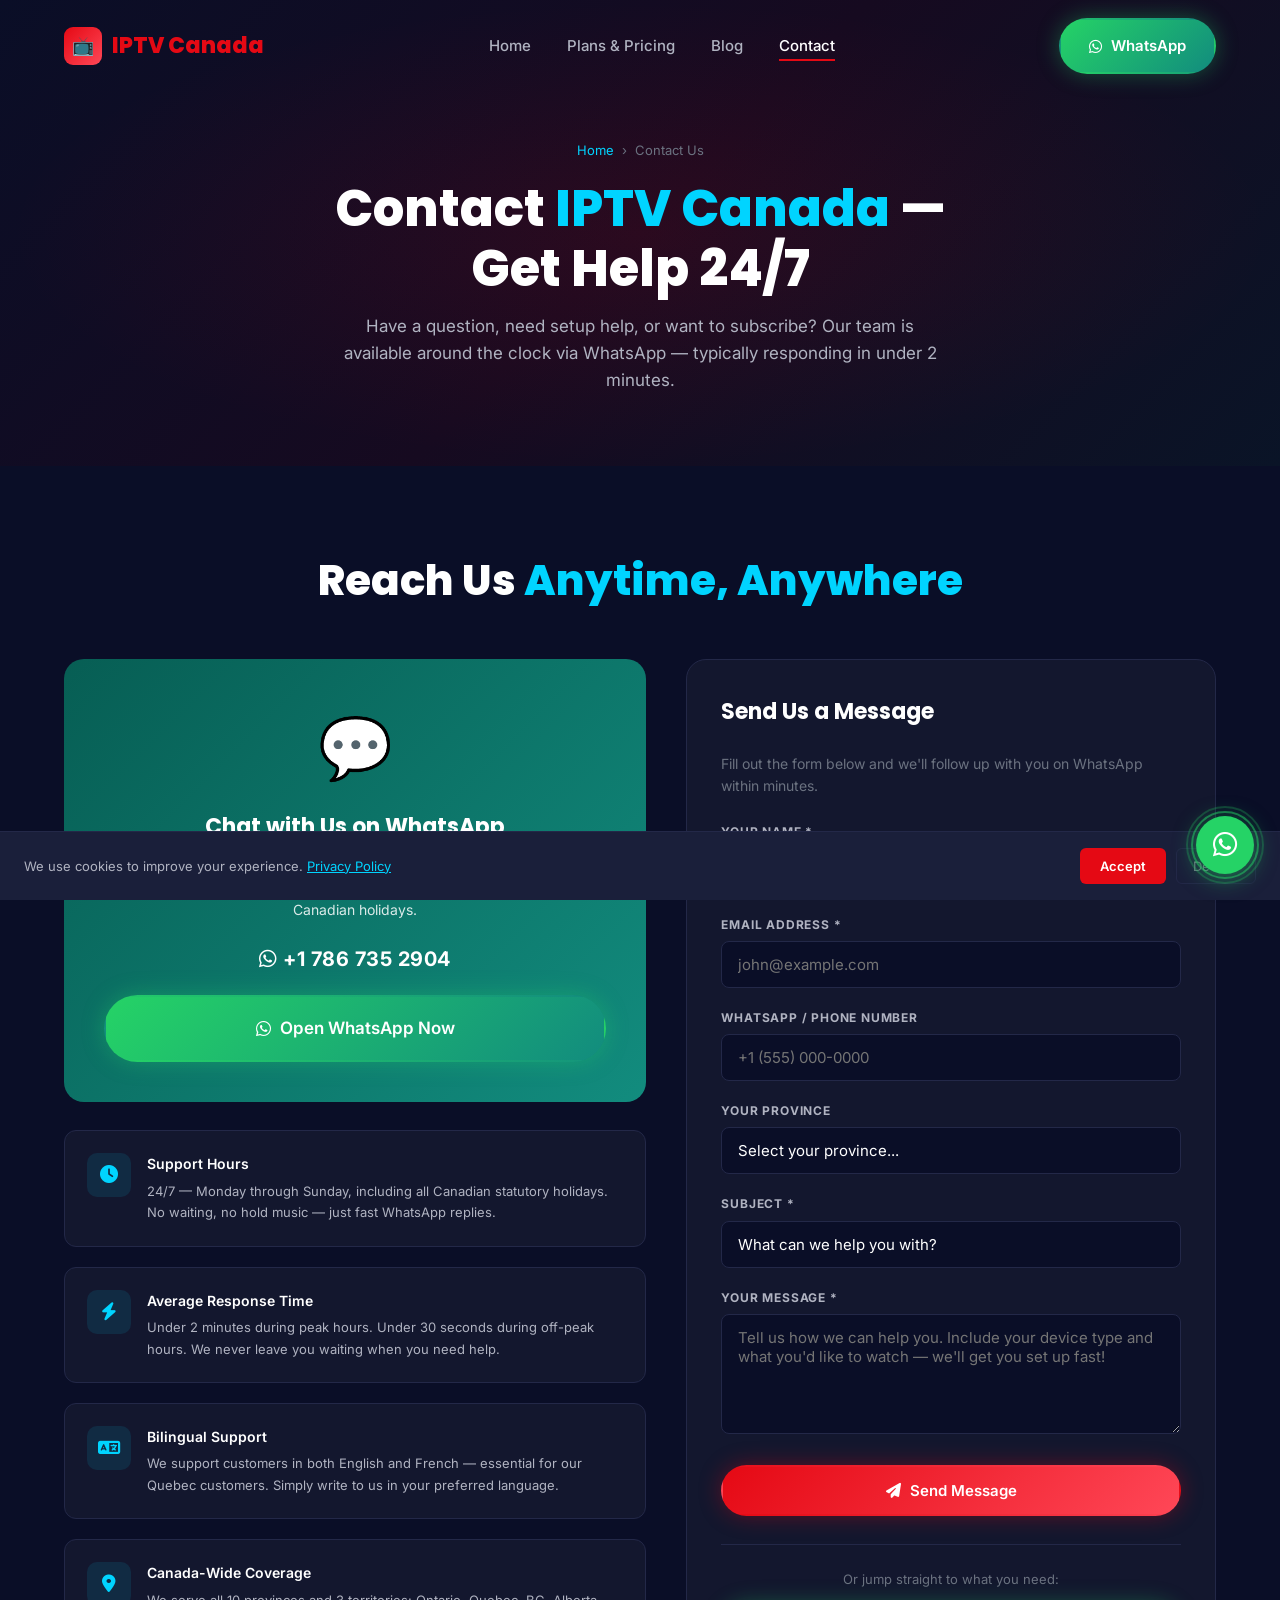
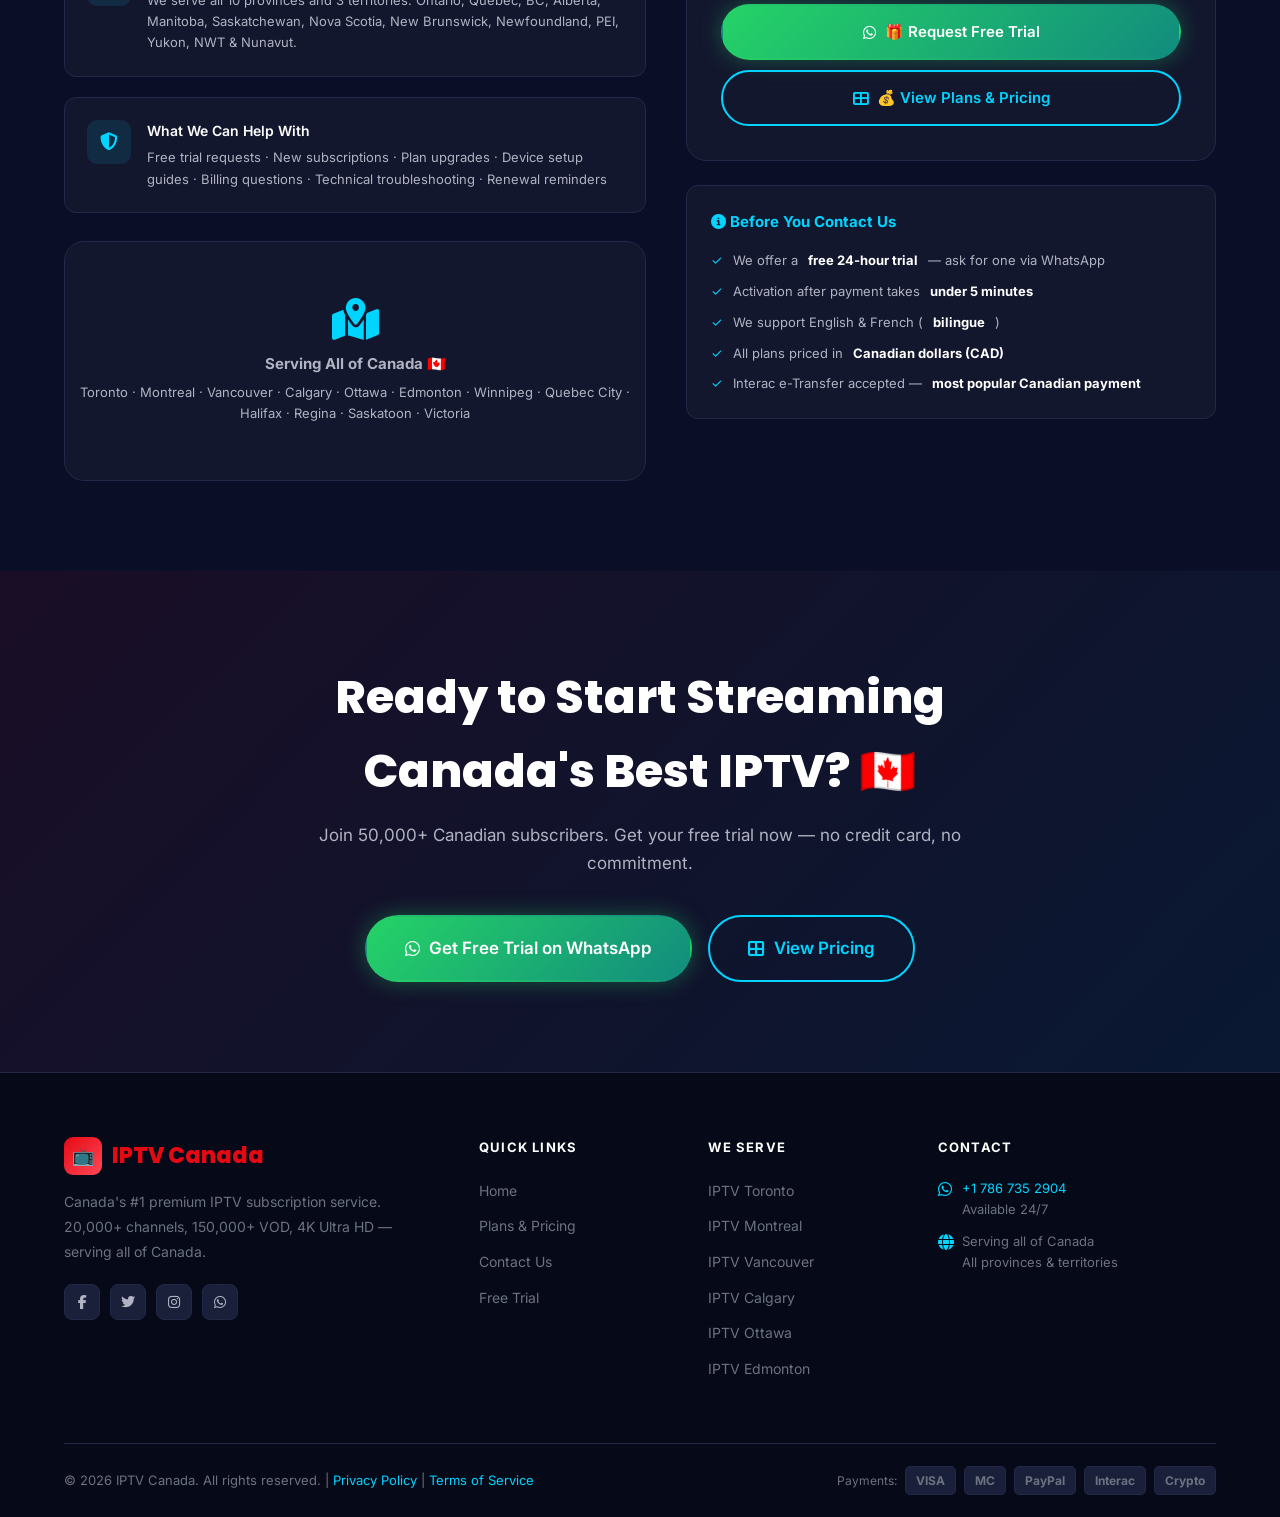
<file: contact.html>
﻿<!DOCTYPE html>
<html lang="en-CA">
<head>
  <meta charset="UTF-8">
  <meta name="viewport" content="width=device-width, initial-scale=1.0">

  <!-- Primary SEO Meta -->
  <title>Contact IPTV Canada — 24/7 WhatsApp Support | IPTV Canada</title>
  <meta name="description" content="Contact IPTV Canada 24/7 via WhatsApp at +1 786 735 2904. Get help with your IPTV subscription, free trial, or setup assistance. Fast response guaranteed.">
  <meta name="keywords" content="IPTV Canada contact, IPTV Canada WhatsApp, IPTV Canada support, contact IPTV Canada, IPTV help Canada, IPTV customer service Canada">
  <meta name="robots" content="index, follow">
  <meta name="author" content="IPTV Canada">
  <meta name="geo.region" content="CA">
  <meta name="geo.placename" content="Canada">
  <link rel="canonical" href="https://iptvcanda.com/contact.html">

  <!-- Open Graph -->
  <meta property="og:title" content="Contact IPTV Canada — 24/7 WhatsApp Support">
  <meta property="og:description" content="Reach IPTV Canada support 24/7 via WhatsApp. Quick setup help, free trial requests, and subscription management.">
  <meta property="og:image" content="https://iptvcanda.com/images/og-contact.jpg">
  <meta property="og:url" content="https://iptvcanda.com/contact.html">
  <meta property="og:type" content="website">
  <meta property="og:locale" content="en_CA">
  <meta property="og:site_name" content="IPTV Canada">

  <!-- Twitter Card -->
  <meta name="twitter:card" content="summary_large_image">
  <meta name="twitter:title" content="Contact IPTV Canada — 24/7 WhatsApp Support">
  <meta name="twitter:description" content="Contact IPTV Canada via WhatsApp for instant support, free trials, and subscription help.">
  <meta name="twitter:image" content="https://iptvcanda.com/images/og-contact.jpg">

  <!-- Favicon -->
  <link rel="icon" type="image/png" href="/images/favicon.png">
  <link rel="apple-touch-icon" href="/images/apple-touch-icon.png">
  <link rel="manifest" href="/manifest.json">

  <!-- Preconnect -->
  <link rel="preconnect" href="https://fonts.googleapis.com">
  <link rel="preconnect" href="https://fonts.gstatic.com" crossorigin>
  <link rel="preconnect" href="https://cdnjs.cloudflare.com">

  <!-- Fonts & Icons -->
  <link href="https://fonts.googleapis.com/css2?family=Inter:wght@300;400;500;600;700;800;900&family=Poppins:wght@400;500;600;700;800;900&display=swap" rel="stylesheet">
  <link rel="stylesheet" href="https://cdnjs.cloudflare.com/ajax/libs/font-awesome/6.5.0/css/all.min.css" crossorigin="anonymous" referrerpolicy="no-referrer">

  <!-- Styles -->
  <link rel="stylesheet" href="css/style.css">

  <!-- Schema.org Structured Data -->
  <script type="application/ld+json">
  {
    "@context": "https://schema.org",
    "@graph": [
      {
        "@type": "Organization",
        "@id": "https://iptvcanda.com/#organization",
        "name": "IPTV Canada",
        "alternateName": "IPTV Canada Premium",
        "url": "https://iptvcanda.com/",
        "logo": { "@type": "ImageObject", "url": "https://iptvcanda.com/images/logo.png", "width": 512, "height": 512 },
        "image": "https://iptvcanda.com/images/og-home.jpg",
        "description": "Canada's #1 IPTV subscription service — 20,000+ live channels, 150,000+ VOD titles, 4K Ultra HD, all Canadian sports, 24/7 WhatsApp support.",
        "telephone": "+1-786-735-2904",
        "email": "support@iptvcanda.com",
        "foundingDate": "2024",
        "areaServed": { "@type": "Country", "name": "Canada" },
        "contactPoint": {
          "@type": "ContactPoint",
          "telephone": "+1-786-735-2904",
          "contactType": "customer service",
          "availableLanguage": ["English", "French"],
          "contactOption": "TollFree",
          "areaServed": "CA",
          "hoursAvailable": {
            "@type": "OpeningHoursSpecification",
            "dayOfWeek": ["Monday","Tuesday","Wednesday","Thursday","Friday","Saturday","Sunday"],
            "opens": "00:00",
            "closes": "23:59"
          }
        },
        "sameAs": [
          "https://www.facebook.com/iptvcanada",
          "https://twitter.com/iptvcanada",
          "https://www.instagram.com/iptvcanada"
        ]
      },
      {
        "@type": "LocalBusiness",
        "@id": "https://iptvcanda.com/#localbusiness",
        "name": "IPTV Canada",
        "image": { "@type": "ImageObject", "url": "https://iptvcanda.com/images/og-contact.jpg", "width": 1200, "height": 630 },
        "telephone": "+1-786-735-2904",
        "email": "support@iptvcanda.com",
        "address": {
          "@type": "PostalAddress",
          "addressCountry": "CA",
          "addressRegion": "ON",
          "addressLocality": "Toronto"
        },
        "geo": { "@type": "GeoCoordinates", "latitude": 43.6532, "longitude": -79.3832 },
        "url": "https://iptvcanda.com/contact.html",
        "priceRange": "$19 - $49 CAD",
        "openingHoursSpecification": [
          {
            "@type": "OpeningHoursSpecification",
            "dayOfWeek": ["Monday","Tuesday","Wednesday","Thursday","Friday","Saturday","Sunday"],
            "opens": "00:00",
            "closes": "23:59"
          }
        ],
        "areaServed": [
          { "@type": "City", "name": "Toronto" },
          { "@type": "City", "name": "Montreal" },
          { "@type": "City", "name": "Vancouver" },
          { "@type": "City", "name": "Calgary" },
          { "@type": "City", "name": "Ottawa" },
          { "@type": "City", "name": "Edmonton" },
          { "@type": "City", "name": "Winnipeg" },
          { "@type": "City", "name": "Quebec City" },
          { "@type": "City", "name": "Halifax" }
        ],
        "aggregateRating": {
          "@type": "AggregateRating",
          "ratingValue": "4.8",
          "reviewCount": "247",
          "bestRating": "5",
          "worstRating": "1"
        },
        "description": "Canada's #1 IPTV service — 20,000+ channels, 4K quality, 24/7 WhatsApp support.",
        "parentOrganization": { "@id": "https://iptvcanda.com/#organization" }
      },
      {
        "@type": "BreadcrumbList",
        "itemListElement": [
          { "@type": "ListItem", "position": 1, "name": "Home", "item": "https://iptvcanda.com/" },
          { "@type": "ListItem", "position": 2, "name": "Contact", "item": "https://iptvcanda.com/contact.html" }
        ]
      }
    ]
  }
  </script>
</head>
<body>

  <a class="skip-link" href="#main-content">Skip to main content</a>

  <!-- ===== HEADER ===== -->
  <header class="header" id="header" role="banner">
    <div class="container">
      <nav class="nav" aria-label="Main navigation">
        <a href="index.html" class="logo" aria-label="IPTV Canada Home">
          <div class="logo-icon" aria-hidden="true">📺</div>
          <span>IPTV <span>Canada</span></span>
        </a>

        <ul class="nav-links" role="list">
          <li><a href="index.html">Home</a></li>
          <li><a href="plans.html">Plans & Pricing</a></li>
          <li><a href="blog.html">Blog</a>
          <li><a href="contact.html" class="active" aria-current="page">Contact</a></li>
        </ul>

        <div class="nav-cta">
          <a href="https://wa.me/17867352904?text=Hello%2C%20I%20want%20to%20subscribe%20to%20IPTV%20Canada"
             class="btn btn-whatsapp" target="_blank" rel="noopener noreferrer"
             aria-label="Contact us on WhatsApp">
            <i class="fab fa-whatsapp" aria-hidden="true"></i> WhatsApp
          </a>
        </div>

        <button class="hamburger" id="hamburger" aria-label="Toggle mobile menu" aria-expanded="false" aria-controls="mobile-nav">
          <span></span><span></span><span></span>
        </button>
      </nav>

      <nav class="mobile-nav" id="mobile-nav" aria-label="Mobile navigation">
        <a href="index.html">🏠 Home</a>
        <a href="plans.html">💰 Plans & Pricing</a>
        <a href="contact.html">📞 Contact Us</a>
        <a href="https://wa.me/17867352904?text=Hello%2C%20I%20want%20to%20subscribe%20to%20IPTV%20Canada" target="_blank" rel="noopener noreferrer">
          <i class="fab fa-whatsapp" aria-hidden="true"></i> WhatsApp Us Now
        </a>
      </nav>
    </div>
  </header>

  <!-- ===== MAIN ===== -->
  <main id="main-content">

    <!-- PAGE HERO -->
    <section class="page-hero" aria-labelledby="contact-hero-heading">
      <div class="container">
        <div class="page-hero-inner">
          <nav class="breadcrumb" aria-label="Breadcrumb">
            <a href="index.html">Home</a>
            <span aria-hidden="true">›</span>
            <span aria-current="page">Contact Us</span>
          </nav>
          <h1 id="contact-hero-heading">
            Contact <span style="color:var(--accent-cyan);">IPTV Canada</span> —<br>
            Get Help 24/7
          </h1>
          <p>Have a question, need setup help, or want to subscribe? Our team is available around the clock via WhatsApp — typically responding in under 2 minutes.</p>
        </div>
      </div>
    </section>

    <!-- CONTACT SECTION -->
    <section class="section" style="background:var(--bg-primary);" aria-labelledby="contact-section-heading">
      <div class="container">
        <h2 id="contact-section-heading" class="section-title" style="text-align:center;margin-bottom:52px;">
          Reach Us <span class="cyan">Anytime, Anywhere</span>
        </h2>

        <div class="contact-grid">

          <!-- LEFT: WhatsApp CTA + Info Cards -->
          <div class="fade-in-left">

            <!-- WhatsApp Primary CTA -->
            <div class="wa-cta-card" aria-label="WhatsApp contact option">
              <span class="wa-big" aria-hidden="true">💬</span>
              <h2>Chat with Us on WhatsApp</h2>
              <p>The fastest way to get help, subscribe, or request your free trial. We respond in under 2 minutes — 24 hours a day, 7 days a week, including Canadian holidays.</p>
              <div class="wa-number" aria-label="WhatsApp number: +1 786 735 2904">
                <i class="fab fa-whatsapp" aria-hidden="true"></i> +1 786 735 2904
              </div>
              <a href="https://wa.me/17867352904?text=Hello%2C%20I%20need%20help%20with%20IPTV%20Canada"
                 class="btn btn-whatsapp btn-lg btn-full" target="_blank" rel="noopener noreferrer"
                 aria-label="Open WhatsApp to contact IPTV Canada">
                <i class="fab fa-whatsapp" aria-hidden="true"></i> Open WhatsApp Now
              </a>
            </div>

            <!-- Info Cards -->
            <div class="info-cards">
              <div class="info-card">
                <div class="info-card-icon" aria-hidden="true"><i class="fas fa-clock"></i></div>
                <div>
                  <h4>Support Hours</h4>
                  <p>24/7 — Monday through Sunday, including all Canadian statutory holidays. No waiting, no hold music — just fast WhatsApp replies.</p>
                </div>
              </div>

              <div class="info-card">
                <div class="info-card-icon" aria-hidden="true"><i class="fas fa-bolt"></i></div>
                <div>
                  <h4>Average Response Time</h4>
                  <p>Under 2 minutes during peak hours. Under 30 seconds during off-peak hours. We never leave you waiting when you need help.</p>
                </div>
              </div>

              <div class="info-card">
                <div class="info-card-icon" aria-hidden="true"><i class="fas fa-language"></i></div>
                <div>
                  <h4>Bilingual Support</h4>
                  <p>We support customers in both English and French — essential for our Quebec customers. Simply write to us in your preferred language.</p>
                </div>
              </div>

              <div class="info-card">
                <div class="info-card-icon" aria-hidden="true"><i class="fas fa-map-marker-alt"></i></div>
                <div>
                  <h4>Canada-Wide Coverage</h4>
                  <p>We serve all 10 provinces and 3 territories: Ontario, Quebec, BC, Alberta, Manitoba, Saskatchewan, Nova Scotia, New Brunswick, Newfoundland, PEI, Yukon, NWT &amp; Nunavut.</p>
                </div>
              </div>

              <div class="info-card">
                <div class="info-card-icon" aria-hidden="true"><i class="fas fa-shield-alt"></i></div>
                <div>
                  <h4>What We Can Help With</h4>
                  <p>Free trial requests · New subscriptions · Plan upgrades · Device setup guides · Billing questions · Technical troubleshooting · Renewal reminders</p>
                </div>
              </div>
            </div>

            <!-- Map Placeholder -->
            <div class="map-placeholder" role="img" aria-label="IPTV Canada serves all of Canada">
              <i class="fas fa-map-marked-alt" aria-hidden="true"></i>
              <div>
                <strong>Serving All of Canada 🇨🇦</strong>
                <p style="margin-top:6px;font-size:13px;">Toronto · Montreal · Vancouver · Calgary · Ottawa · Edmonton · Winnipeg · Quebec City · Halifax · Regina · Saskatoon · Victoria</p>
              </div>
            </div>

          </div>

          <!-- RIGHT: Contact Form -->
          <div class="fade-in-right">
            <div class="contact-form-box">
              <h2>Send Us a Message</h2>
              <p style="font-size:14px;color:var(--text-muted);margin-bottom:24px;">
                Fill out the form below and we'll follow up with you on WhatsApp within minutes.
              </p>

              <form id="contact-form" novalidate aria-label="Contact form">
                <div class="form-group">
                  <label for="name">Your Name *</label>
                  <input type="text" id="name" name="name" placeholder="e.g. John Smith" required autocomplete="name" aria-required="true">
                </div>

                <div class="form-group">
                  <label for="email">Email Address *</label>
                  <input type="email" id="email" name="email" placeholder="john@example.com" required autocomplete="email" aria-required="true">
                </div>

                <div class="form-group">
                  <label for="phone">WhatsApp / Phone Number</label>
                  <input type="tel" id="phone" name="phone" placeholder="+1 (555) 000-0000" autocomplete="tel">
                </div>

                <div class="form-group">
                  <label for="province">Your Province</label>
                  <select id="province" name="province" aria-label="Select your Canadian province">
                    <option value="">Select your province...</option>
                    <option value="ON">Ontario</option>
                    <option value="QC">Quebec</option>
                    <option value="BC">British Columbia</option>
                    <option value="AB">Alberta</option>
                    <option value="MB">Manitoba</option>
                    <option value="SK">Saskatchewan</option>
                    <option value="NS">Nova Scotia</option>
                    <option value="NB">New Brunswick</option>
                    <option value="NL">Newfoundland and Labrador</option>
                    <option value="PE">Prince Edward Island</option>
                    <option value="YT">Yukon</option>
                    <option value="NT">Northwest Territories</option>
                    <option value="NU">Nunavut</option>
                  </select>
                </div>

                <div class="form-group">
                  <label for="subject">Subject *</label>
                  <select id="subject" name="subject" required aria-required="true">
                    <option value="">What can we help you with?</option>
                    <option value="free-trial">Request Free Trial</option>
                    <option value="subscribe">Subscribe to a Plan</option>
                    <option value="setup">Device Setup Help</option>
                    <option value="billing">Billing Question</option>
                    <option value="technical">Technical Support</option>
                    <option value="upgrade">Plan Upgrade / Downgrade</option>
                    <option value="other">Other</option>
                  </select>
                </div>

                <div class="form-group">
                  <label for="message">Your Message *</label>
                  <textarea id="message" name="message" placeholder="Tell us how we can help you. Include your device type and what you'd like to watch — we'll get you set up fast!" required aria-required="true"></textarea>
                </div>

                <button type="submit" class="btn btn-primary btn-full" style="margin-top:4px;">
                  <i class="fas fa-paper-plane" aria-hidden="true"></i> Send Message
                </button>

                <div class="form-success" id="form-success" role="alert" aria-live="assertive">
                  <i class="fab fa-whatsapp" aria-hidden="true"></i>
                  Message received! Redirecting you to WhatsApp where we'll reply within minutes. 🚀
                </div>
              </form>

              <!-- Quick action links -->
              <div style="margin-top:28px;padding-top:24px;border-top:1px solid var(--border);">
                <p style="font-size:13px;color:var(--text-muted);margin-bottom:14px;text-align:center;">Or jump straight to what you need:</p>
                <div style="display:flex;flex-direction:column;gap:10px;">
                  <a href="https://wa.me/17867352904?text=Hello%2C%20I%20want%20a%20free%20IPTV%20trial%20in%20Canada"
                     class="btn btn-whatsapp btn-full" target="_blank" rel="noopener noreferrer">
                    <i class="fab fa-whatsapp" aria-hidden="true"></i> 🎁 Request Free Trial
                  </a>
                  <a href="plans.html" class="btn btn-outline btn-full">
                    <i class="fas fa-th-large" aria-hidden="true"></i> 💰 View Plans & Pricing
                  </a>
                </div>
              </div>
            </div>

            <!-- Quick facts -->
            <div style="margin-top:24px;background:var(--bg-card);border:1px solid var(--border);border-radius:var(--radius);padding:24px;">
              <h3 style="font-size:15px;font-weight:700;margin-bottom:16px;color:var(--accent-cyan);">
                <i class="fas fa-info-circle" aria-hidden="true"></i> Before You Contact Us
              </h3>
              <ul style="display:flex;flex-direction:column;gap:10px;">
                <li style="display:flex;gap:10px;font-size:13px;color:var(--text-secondary);">
                  <span style="color:var(--accent-cyan);flex-shrink:0;">✓</span>
                  We offer a <strong style="color:#fff;">free 24-hour trial</strong> — ask for one via WhatsApp
                </li>
                <li style="display:flex;gap:10px;font-size:13px;color:var(--text-secondary);">
                  <span style="color:var(--accent-cyan);flex-shrink:0;">✓</span>
                  Activation after payment takes <strong style="color:#fff;">under 5 minutes</strong>
                </li>
                <li style="display:flex;gap:10px;font-size:13px;color:var(--text-secondary);">
                  <span style="color:var(--accent-cyan);flex-shrink:0;">✓</span>
                  We support English &amp; French (<strong style="color:#fff;">bilingue</strong>)
                </li>
                <li style="display:flex;gap:10px;font-size:13px;color:var(--text-secondary);">
                  <span style="color:var(--accent-cyan);flex-shrink:0;">✓</span>
                  All plans priced in <strong style="color:#fff;">Canadian dollars (CAD)</strong>
                </li>
                <li style="display:flex;gap:10px;font-size:13px;color:var(--text-secondary);">
                  <span style="color:var(--accent-cyan);flex-shrink:0;">✓</span>
                  Interac e-Transfer accepted — <strong style="color:#fff;">most popular Canadian payment</strong>
                </li>
              </ul>
            </div>
          </div>

        </div>
      </div>
    </section>

    <!-- CTA BAND -->
    <section class="cta-band">
      <div class="cta-inner fade-in">
        <h2>Ready to Start Streaming Canada's Best IPTV? 🇨🇦</h2>
        <p>Join 50,000+ Canadian subscribers. Get your free trial now — no credit card, no commitment.</p>
        <div class="cta-btns">
          <a href="https://wa.me/17867352904?text=Hello%2C%20I%20want%20a%20free%20IPTV%20trial%20in%20Canada"
             class="btn btn-whatsapp btn-lg" target="_blank" rel="noopener noreferrer">
            <i class="fab fa-whatsapp" aria-hidden="true"></i> Get Free Trial on WhatsApp
          </a>
          <a href="plans.html" class="btn btn-outline btn-lg">
            <i class="fas fa-th-large" aria-hidden="true"></i> View Pricing
          </a>
        </div>
      </div>
    </section>

  </main>

  <!-- ===== FOOTER ===== -->
  <footer class="footer" role="contentinfo">
    <div class="container">
      <div class="footer-grid">
        <div class="footer-brand">
          <a href="index.html" class="logo">
            <div class="logo-icon" aria-hidden="true">📺</div>
            <span>IPTV <span>Canada</span></span>
          </a>
          <p>Canada's #1 premium IPTV subscription service. 20,000+ channels, 150,000+ VOD, 4K Ultra HD — serving all of Canada.</p>
          <div class="footer-social">
            <a href="#" class="social-link" aria-label="Facebook"><i class="fab fa-facebook-f" aria-hidden="true"></i></a>
            <a href="#" class="social-link" aria-label="Twitter/X"><i class="fab fa-twitter" aria-hidden="true"></i></a>
            <a href="#" class="social-link" aria-label="Instagram"><i class="fab fa-instagram" aria-hidden="true"></i></a>
            <a href="https://wa.me/17867352904" class="social-link" target="_blank" rel="noopener noreferrer" aria-label="WhatsApp"><i class="fab fa-whatsapp" aria-hidden="true"></i></a>
          </div>
        </div>
        <nav class="footer-col" aria-label="Quick links">
          <h4>Quick Links</h4>
          <ul>
            <li><a href="index.html">Home</a></li>
            <li><a href="plans.html">Plans &amp; Pricing</a></li>
            <li><a href="contact.html">Contact Us</a></li>
            <li><a href="https://wa.me/17867352904?text=Hello%2C%20I%20want%20a%20free%20IPTV%20trial%20in%20Canada" target="_blank" rel="noopener noreferrer">Free Trial</a></li>
          </ul>
        </nav>
        <nav class="footer-col" aria-label="Canadian cities">
          <h4>We Serve</h4>
          <ul>
            <li><a href="plans.html">IPTV Toronto</a></li>
            <li><a href="plans.html">IPTV Montreal</a></li>
            <li><a href="plans.html">IPTV Vancouver</a></li>
            <li><a href="plans.html">IPTV Calgary</a></li>
            <li><a href="plans.html">IPTV Ottawa</a></li>
            <li><a href="plans.html">IPTV Edmonton</a></li>
          </ul>
        </nav>
        <div class="footer-col">
          <h4>Contact</h4>
          <div class="footer-contact-item">
            <i class="fab fa-whatsapp" aria-hidden="true"></i>
            <span><a href="https://wa.me/17867352904" target="_blank" rel="noopener noreferrer" style="color:var(--accent-cyan);">+1 786 735 2904</a><br>Available 24/7</span>
          </div>
          <div class="footer-contact-item">
            <i class="fas fa-globe" aria-hidden="true"></i>
            <span>Serving all of Canada<br>All provinces &amp; territories</span>
          </div>
        </div>
      </div>
      <div class="footer-bottom">
        <p>&copy; 2026 IPTV Canada. All rights reserved. | <a href="contact.html">Privacy Policy</a> | <a href="contact.html">Terms of Service</a></p>
        <div class="payment-methods">
          <span>Payments:</span>
          <span class="pay-badge">VISA</span>
          <span class="pay-badge">MC</span>
          <span class="pay-badge">PayPal</span>
          <span class="pay-badge">Interac</span>
          <span class="pay-badge">Crypto</span>
        </div>
      </div>
    </div>
  </footer>

  <!-- Floating WhatsApp -->
  <div class="wa-float" aria-label="Contact via WhatsApp">
    <div class="wa-tooltip" aria-hidden="true">We're online!</div>
    <a href="https://wa.me/17867352904?text=Hello%2C%20I%20need%20help%20with%20IPTV%20Canada"
       class="wa-float-btn" target="_blank" rel="noopener noreferrer"
       aria-label="Contact IPTV Canada on WhatsApp">
      <i class="fab fa-whatsapp" aria-hidden="true"></i>
    </a>
  </div>

  <!-- Cookie Banner -->
  <div class="cookie" id="cookie-banner" role="dialog" aria-label="Cookie consent">
    <p class="cookie-text">We use cookies to improve your experience. <a href="contact.html">Privacy Policy</a></p>
    <div class="cookie-btns">
      <button class="cookie-accept" id="cookie-accept">Accept</button>
      <button class="cookie-decline" id="cookie-decline">Decline</button>
    </div>
  </div>

  <script src="js/main.js" defer></script>
</body>
</html>
</file>
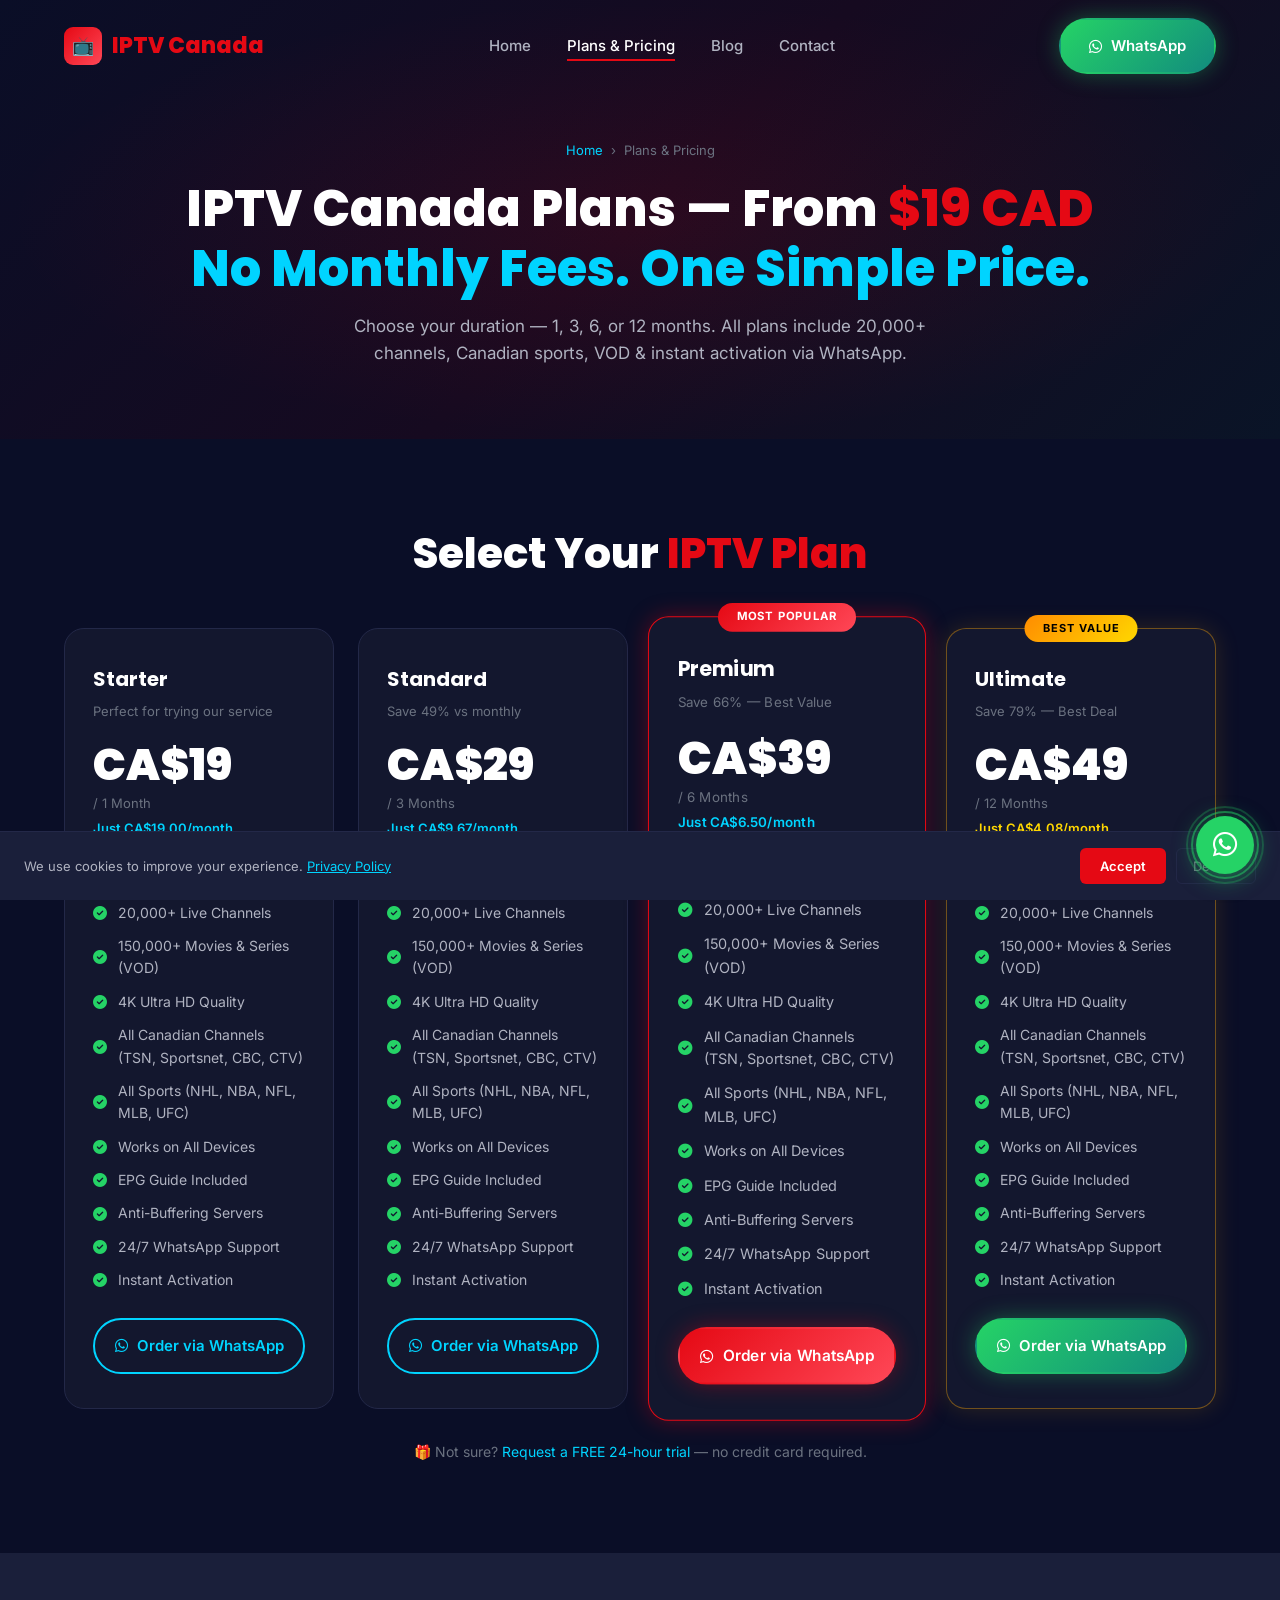
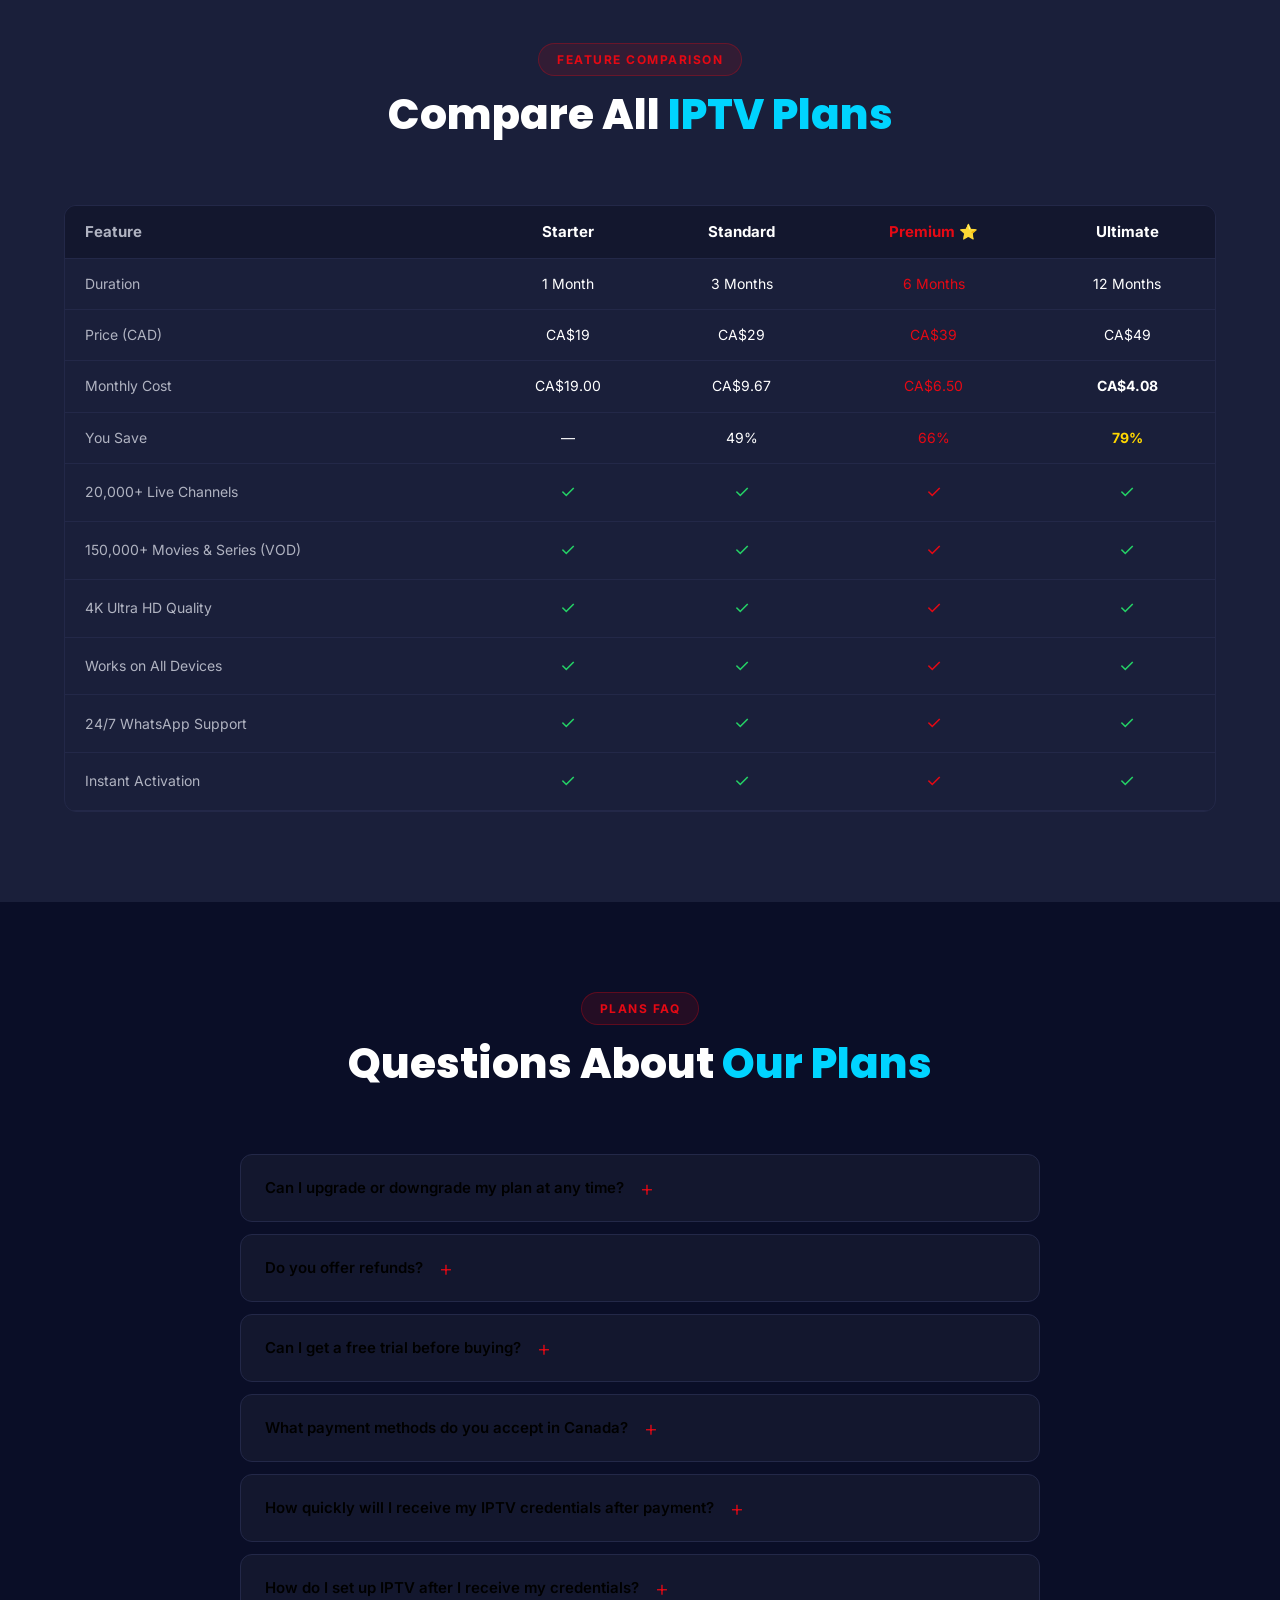
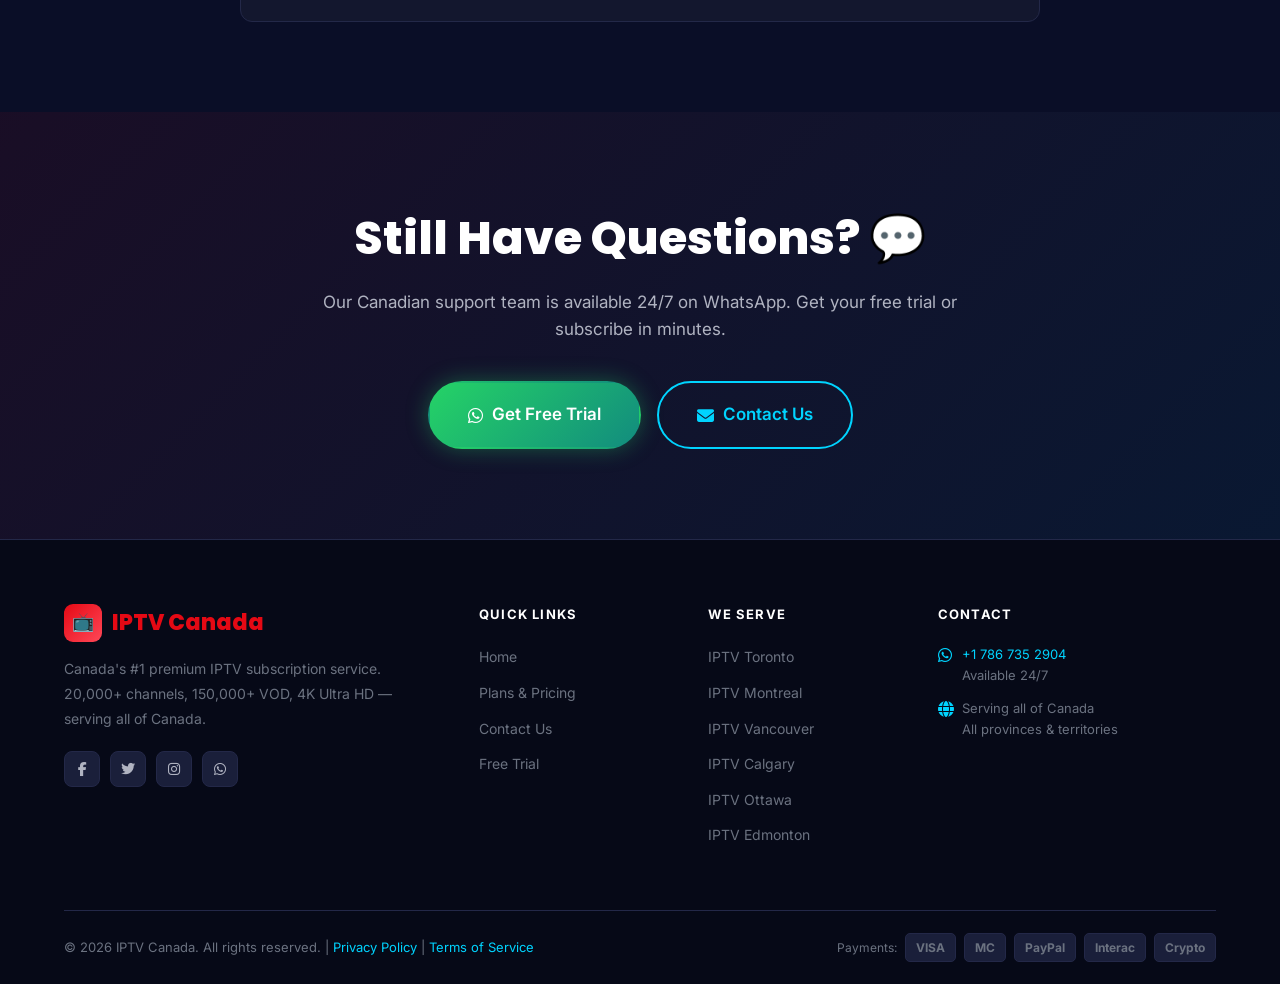
<file: plans.html>
﻿<!DOCTYPE html>
<html lang="en-CA">
<head>
  <meta charset="UTF-8">
  <meta name="viewport" content="width=device-width, initial-scale=1.0">

  <!-- Primary SEO Meta -->
  <title>IPTV Subscription Plans Canada — From $19 CAD | IPTV Canada</title>
  <meta name="description" content="Choose your IPTV Canada plan — Starter $19/1mo, Standard $29/3mo, Premium $39/6mo, Ultimate $49/12mo. 20,000+ channels, 4K, NHL, TSN & more. Order via WhatsApp instantly.">
  <meta name="keywords" content="IPTV subscription Canada, IPTV plans Canada, buy IPTV Canada, IPTV price Canada, best IPTV Canada 2026, IPTV Canada $19, Canadian IPTV packages 2026">
  <meta name="robots" content="index, follow">
  <meta name="author" content="IPTV Canada">
  <meta name="geo.region" content="CA">
  <meta name="geo.placename" content="Canada">
  <link rel="canonical" href="https://iptvcanda.com/plans.html">

  <!-- Open Graph -->
  <meta property="og:title" content="IPTV Subscription Plans Canada — From $19 CAD">
  <meta property="og:description" content="IPTV Canada plans from $19 CAD. 20,000+ channels, 4K Ultra HD, all Canadian sports. Order via WhatsApp — instant activation.">
  <meta property="og:image" content="https://iptvcanda.com/images/og-plans.jpg">
  <meta property="og:url" content="https://iptvcanda.com/plans.html">
  <meta property="og:type" content="website">
  <meta property="og:locale" content="en_CA">
  <meta property="og:site_name" content="IPTV Canada">

  <!-- Twitter Card -->
  <meta name="twitter:card" content="summary_large_image">
  <meta name="twitter:title" content="IPTV Subscription Plans Canada — From $19 CAD">
  <meta name="twitter:description" content="Choose your IPTV Canada plan. 20,000+ channels, 4K quality, NHL &amp; all Canadian sports.">
  <meta name="twitter:image" content="https://iptvcanda.com/images/og-plans.jpg">

  <!-- Favicon -->
  <link rel="icon" type="image/png" href="/images/favicon.png">
  <link rel="apple-touch-icon" href="/images/apple-touch-icon.png">
  <link rel="manifest" href="/manifest.json">

  <!-- Preconnect -->
  <link rel="preconnect" href="https://fonts.googleapis.com">
  <link rel="preconnect" href="https://fonts.gstatic.com" crossorigin>
  <link rel="preconnect" href="https://cdnjs.cloudflare.com">

  <!-- Fonts & Icons -->
  <link href="https://fonts.googleapis.com/css2?family=Inter:wght@300;400;500;600;700;800;900&family=Poppins:wght@400;500;600;700;800;900&display=swap" rel="stylesheet">
  <link rel="stylesheet" href="https://cdnjs.cloudflare.com/ajax/libs/font-awesome/6.5.0/css/all.min.css" crossorigin="anonymous" referrerpolicy="no-referrer">

  <!-- Styles -->
  <link rel="stylesheet" href="css/style.css">

  <!-- Schema.org Structured Data -->
  <script type="application/ld+json">
  {
    "@context": "https://schema.org",
    "@graph": [
      {
        "@type": "Organization",
        "@id": "https://iptvcanda.com/#organization",
        "name": "IPTV Canada",
        "alternateName": "IPTV Canada Premium",
        "url": "https://iptvcanda.com/",
        "logo": { "@type": "ImageObject", "url": "https://iptvcanda.com/images/logo.png", "width": 512, "height": 512 },
        "telephone": "+1-786-735-2904",
        "email": "support@iptvcanda.com",
        "contactPoint": { "@type": "ContactPoint", "telephone": "+1-786-735-2904", "contactType": "customer service", "availableLanguage": ["English","French"], "areaServed": "CA" }
      },
      {
        "@type": "BreadcrumbList",
        "itemListElement": [
          { "@type": "ListItem", "position": 1, "name": "Home", "item": "https://iptvcanda.com/" },
          { "@type": "ListItem", "position": 2, "name": "Plans & Pricing", "item": "https://iptvcanda.com/plans.html" }
        ]
      },
      {
        "@type": "Product",
        "@id": "https://iptvcanda.com/plans.html#starter",
        "name": "IPTV Canada Starter Plan — 1 Month",
        "description": "Premium IPTV subscription for Canada — 20,000+ live channels, 150,000+ movies & series (VOD), 4K Ultra HD quality, all Canadian channels (TSN, Sportsnet, CBC, CTV), all sports (NHL, NBA, NFL, MLB, UFC), works on all devices, EPG guide, anti-buffering servers, 24/7 WhatsApp support, instant activation. 1-month subscription.",
        "brand": { "@type": "Brand", "name": "IPTV Canada" },
        "image": { "@type": "ImageObject", "url": "https://iptvcanda.com/images/og-plans.jpg", "width": 1200, "height": 630 },
        "sku": "IPTV-CA-STARTER-1M",
        "aggregateRating": { "@type": "AggregateRating", "ratingValue": "4.7", "reviewCount": "58", "bestRating": "5", "worstRating": "1" },
        "offers": {
          "@type": "Offer",
          "priceCurrency": "CAD",
          "price": "19",
          "priceValidUntil": "2026-12-31",
          "availability": "https://schema.org/InStock",
          "url": "https://iptvcanda.com/plans.html",
          "seller": { "@type": "Organization", "@id": "https://iptvcanda.com/#organization" }
        }
      },
      {
        "@type": "Product",
        "@id": "https://iptvcanda.com/plans.html#standard",
        "name": "IPTV Canada Standard Plan — 3 Months",
        "description": "Premium IPTV subscription for Canada — 20,000+ live channels, 150,000+ movies & series (VOD), 4K Ultra HD quality, all Canadian channels (TSN, Sportsnet, CBC, CTV), all sports (NHL, NBA, NFL, MLB, UFC), works on all devices, EPG guide, anti-buffering servers, 24/7 WhatsApp support, instant activation. 3-month subscription.",
        "brand": { "@type": "Brand", "name": "IPTV Canada" },
        "image": { "@type": "ImageObject", "url": "https://iptvcanda.com/images/og-plans.jpg", "width": 1200, "height": 630 },
        "sku": "IPTV-CA-STANDARD-3M",
        "aggregateRating": { "@type": "AggregateRating", "ratingValue": "4.8", "reviewCount": "72", "bestRating": "5", "worstRating": "1" },
        "offers": {
          "@type": "Offer",
          "priceCurrency": "CAD",
          "price": "29",
          "priceValidUntil": "2026-12-31",
          "availability": "https://schema.org/InStock",
          "url": "https://iptvcanda.com/plans.html",
          "seller": { "@type": "Organization", "@id": "https://iptvcanda.com/#organization" }
        }
      },
      {
        "@type": "Product",
        "@id": "https://iptvcanda.com/plans.html#premium",
        "name": "IPTV Canada Premium Plan — 6 Months",
        "description": "Premium IPTV subscription for Canada — 20,000+ live channels, 150,000+ movies & series (VOD), 4K Ultra HD quality, all Canadian channels (TSN, Sportsnet, CBC, CTV), all sports (NHL, NBA, NFL, MLB, UFC), works on all devices, EPG guide, anti-buffering servers, 24/7 WhatsApp support, instant activation. 6-month subscription.",
        "brand": { "@type": "Brand", "name": "IPTV Canada" },
        "image": { "@type": "ImageObject", "url": "https://iptvcanda.com/images/og-plans.jpg", "width": 1200, "height": 630 },
        "sku": "IPTV-CA-PREMIUM-6M",
        "aggregateRating": { "@type": "AggregateRating", "ratingValue": "4.9", "reviewCount": "84", "bestRating": "5", "worstRating": "1" },
        "offers": {
          "@type": "Offer",
          "priceCurrency": "CAD",
          "price": "39",
          "priceValidUntil": "2026-12-31",
          "availability": "https://schema.org/InStock",
          "url": "https://iptvcanda.com/plans.html",
          "seller": { "@type": "Organization", "@id": "https://iptvcanda.com/#organization" }
        }
      },
      {
        "@type": "Product",
        "@id": "https://iptvcanda.com/plans.html#ultimate",
        "name": "IPTV Canada Ultimate Plan — 12 Months",
        "description": "Premium IPTV subscription for Canada — 20,000+ live channels, 150,000+ movies & series (VOD), 4K Ultra HD quality, all Canadian channels (TSN, Sportsnet, CBC, CTV), all sports (NHL, NBA, NFL, MLB, UFC), works on all devices, EPG guide, anti-buffering servers, 24/7 WhatsApp support, instant activation. 12-month subscription.",
        "brand": { "@type": "Brand", "name": "IPTV Canada" },
        "image": { "@type": "ImageObject", "url": "https://iptvcanda.com/images/og-plans.jpg", "width": 1200, "height": 630 },
        "sku": "IPTV-CA-ULTIMATE-12M",
        "aggregateRating": { "@type": "AggregateRating", "ratingValue": "4.9", "reviewCount": "113", "bestRating": "5", "worstRating": "1" },
        "offers": {
          "@type": "Offer",
          "priceCurrency": "CAD",
          "price": "49",
          "priceValidUntil": "2026-12-31",
          "availability": "https://schema.org/InStock",
          "url": "https://iptvcanda.com/plans.html",
          "seller": { "@type": "Organization", "@id": "https://iptvcanda.com/#organization" }
        }
      }
    ]
  }
  </script>
</head>
<body>

  <a class="skip-link" href="#main-content">Skip to main content</a>

  <!-- ===== HEADER ===== -->
  <header class="header" id="header" role="banner">
    <div class="container">
      <nav class="nav" aria-label="Main navigation">
        <a href="index.html" class="logo" aria-label="IPTV Canada Home">
          <div class="logo-icon" aria-hidden="true">📺</div>
          <span>IPTV <span>Canada</span></span>
        </a>

        <ul class="nav-links" role="list">
          <li><a href="index.html">Home</a></li>
          <li><a href="plans.html" class="active" aria-current="page">Plans & Pricing</a></li>
          <li><a href="blog.html">Blog</a></li>
          <li><a href="contact.html">Contact</a></li>
        </ul>

        <div class="nav-cta">
          <a href="https://wa.me/17867352904?text=Hello%2C%20I%20want%20to%20subscribe%20to%20IPTV%20Canada"
             class="btn btn-whatsapp" target="_blank" rel="noopener noreferrer"
             aria-label="Contact us on WhatsApp">
            <i class="fab fa-whatsapp" aria-hidden="true"></i> WhatsApp
          </a>
        </div>

        <button class="hamburger" id="hamburger" aria-label="Toggle mobile menu" aria-expanded="false" aria-controls="mobile-nav">
          <span></span><span></span><span></span>
        </button>
      </nav>

      <nav class="mobile-nav" id="mobile-nav" aria-label="Mobile navigation">
        <a href="index.html">🏠 Home</a>
        <a href="plans.html">💰 Plans & Pricing</a>
        <a href="contact.html">📞 Contact Us</a>
        <a href="https://wa.me/17867352904?text=Hello%2C%20I%20want%20to%20subscribe%20to%20IPTV%20Canada" target="_blank" rel="noopener noreferrer">
          <i class="fab fa-whatsapp" aria-hidden="true"></i> WhatsApp Us Now
        </a>
      </nav>
    </div>
  </header>

  <!-- ===== MAIN ===== -->
  <main id="main-content">

    <!-- PAGE HERO -->
    <section class="page-hero" aria-labelledby="plans-hero-heading">
      <div class="container">
        <div class="page-hero-inner">
          <nav class="breadcrumb" aria-label="Breadcrumb">
            <a href="index.html">Home</a>
            <span aria-hidden="true">›</span>
            <span aria-current="page">Plans & Pricing</span>
          </nav>
          <h1 id="plans-hero-heading">
            IPTV Canada Plans — From <span style="color:var(--accent-red);">$19 CAD</span><br>
            <span style="color:var(--accent-cyan);">No Monthly Fees. One Simple Price.</span>
          </h1>
          <p>Choose your duration — 1, 3, 6, or 12 months. All plans include 20,000+ channels, Canadian sports, VOD &amp; instant activation via WhatsApp.</p>
        </div>
      </div>
    </section>

    <!-- PLANS GRID -->
    <section class="section" style="background:var(--bg-primary);" aria-labelledby="plans-heading">
      <div class="container">
        <h2 id="plans-heading" class="section-title" style="text-align:center;margin-bottom:48px;">
          Select Your <span class="red">IPTV Plan</span>
        </h2>

        <div class="plans-grid">

          <!-- STARTER -->
          <article class="plan-card fade-in" data-plan="starter" id="starter">
            <div class="plan-name">Starter</div>
            <div class="plan-tag">Perfect for trying our service</div>
            <div class="plan-price">
              <span class="price-amt">CA$19</span>
              <span class="price-prd">/ 1 Month</span>
              <span class="price-prd" style="color:var(--accent-cyan);font-weight:600;margin-top:4px;">Just CA$19.00/month</span>
            </div>
            <div class="plan-divider"></div>
            <ul class="plan-feats" aria-label="Starter plan features">
              <li class="plan-feat"><i class="fas fa-check-circle ok" aria-hidden="true"></i> 20,000+ Live Channels</li>
              <li class="plan-feat"><i class="fas fa-check-circle ok" aria-hidden="true"></i> 150,000+ Movies &amp; Series (VOD)</li>
              <li class="plan-feat"><i class="fas fa-check-circle ok" aria-hidden="true"></i> 4K Ultra HD Quality</li>
              <li class="plan-feat"><i class="fas fa-check-circle ok" aria-hidden="true"></i> All Canadian Channels (TSN, Sportsnet, CBC, CTV)</li>
              <li class="plan-feat"><i class="fas fa-check-circle ok" aria-hidden="true"></i> All Sports (NHL, NBA, NFL, MLB, UFC)</li>
              <li class="plan-feat"><i class="fas fa-check-circle ok" aria-hidden="true"></i> Works on All Devices</li>
              <li class="plan-feat"><i class="fas fa-check-circle ok" aria-hidden="true"></i> EPG Guide Included</li>
              <li class="plan-feat"><i class="fas fa-check-circle ok" aria-hidden="true"></i> Anti-Buffering Servers</li>
              <li class="plan-feat"><i class="fas fa-check-circle ok" aria-hidden="true"></i> 24/7 WhatsApp Support</li>
              <li class="plan-feat"><i class="fas fa-check-circle ok" aria-hidden="true"></i> Instant Activation</li>
            </ul>
            <a href="https://wa.me/17867352904?text=Hello%2C%20I%20want%20to%20order%20the%20Starter%20Plan%20%241%20Month%20for%20CA%2419"
               class="btn btn-outline btn-full" target="_blank" rel="noopener noreferrer"
               aria-label="Order Starter plan via WhatsApp">
              <i class="fab fa-whatsapp" aria-hidden="true"></i> Order via WhatsApp
            </a>
          </article>

          <!-- STANDARD -->
          <article class="plan-card fade-in" data-plan="standard" id="standard">
            <div class="plan-name">Standard</div>
            <div class="plan-tag">Save 49% vs monthly</div>
            <div class="plan-price">
              <span class="price-amt">CA$29</span>
              <span class="price-prd">/ 3 Months</span>
              <span class="price-prd" style="color:var(--accent-cyan);font-weight:600;margin-top:4px;">Just CA$9.67/month</span>
            </div>
            <div class="plan-divider"></div>
            <ul class="plan-feats" aria-label="Standard plan features">
              <li class="plan-feat"><i class="fas fa-check-circle ok" aria-hidden="true"></i> 20,000+ Live Channels</li>
              <li class="plan-feat"><i class="fas fa-check-circle ok" aria-hidden="true"></i> 150,000+ Movies &amp; Series (VOD)</li>
              <li class="plan-feat"><i class="fas fa-check-circle ok" aria-hidden="true"></i> 4K Ultra HD Quality</li>
              <li class="plan-feat"><i class="fas fa-check-circle ok" aria-hidden="true"></i> All Canadian Channels (TSN, Sportsnet, CBC, CTV)</li>
              <li class="plan-feat"><i class="fas fa-check-circle ok" aria-hidden="true"></i> All Sports (NHL, NBA, NFL, MLB, UFC)</li>
              <li class="plan-feat"><i class="fas fa-check-circle ok" aria-hidden="true"></i> Works on All Devices</li>
              <li class="plan-feat"><i class="fas fa-check-circle ok" aria-hidden="true"></i> EPG Guide Included</li>
              <li class="plan-feat"><i class="fas fa-check-circle ok" aria-hidden="true"></i> Anti-Buffering Servers</li>
              <li class="plan-feat"><i class="fas fa-check-circle ok" aria-hidden="true"></i> 24/7 WhatsApp Support</li>
              <li class="plan-feat"><i class="fas fa-check-circle ok" aria-hidden="true"></i> Instant Activation</li>
            </ul>
            <a href="https://wa.me/17867352904?text=Hello%2C%20I%20want%20to%20order%20the%20Standard%20Plan%20%243%20Months%20for%20CA%2429"
               class="btn btn-outline btn-full" target="_blank" rel="noopener noreferrer"
               aria-label="Order Standard plan via WhatsApp">
              <i class="fab fa-whatsapp" aria-hidden="true"></i> Order via WhatsApp
            </a>
          </article>

          <!-- PREMIUM (FEATURED) -->
          <article class="plan-card featured fade-in" data-plan="premium" id="premium">
            <div class="plan-ribbon">Most Popular</div>
            <div class="plan-name">Premium</div>
            <div class="plan-tag">Save 66% — Best Value</div>
            <div class="plan-price">
              <span class="price-amt">CA$39</span>
              <span class="price-prd">/ 6 Months</span>
              <span class="price-prd" style="color:var(--accent-cyan);font-weight:600;margin-top:4px;">Just CA$6.50/month</span>
            </div>
            <div class="plan-divider"></div>
            <ul class="plan-feats" aria-label="Premium plan features">
              <li class="plan-feat"><i class="fas fa-check-circle ok" aria-hidden="true"></i> 20,000+ Live Channels</li>
              <li class="plan-feat"><i class="fas fa-check-circle ok" aria-hidden="true"></i> 150,000+ Movies &amp; Series (VOD)</li>
              <li class="plan-feat"><i class="fas fa-check-circle ok" aria-hidden="true"></i> 4K Ultra HD Quality</li>
              <li class="plan-feat"><i class="fas fa-check-circle ok" aria-hidden="true"></i> All Canadian Channels (TSN, Sportsnet, CBC, CTV)</li>
              <li class="plan-feat"><i class="fas fa-check-circle ok" aria-hidden="true"></i> All Sports (NHL, NBA, NFL, MLB, UFC)</li>
              <li class="plan-feat"><i class="fas fa-check-circle ok" aria-hidden="true"></i> Works on All Devices</li>
              <li class="plan-feat"><i class="fas fa-check-circle ok" aria-hidden="true"></i> EPG Guide Included</li>
              <li class="plan-feat"><i class="fas fa-check-circle ok" aria-hidden="true"></i> Anti-Buffering Servers</li>
              <li class="plan-feat"><i class="fas fa-check-circle ok" aria-hidden="true"></i> 24/7 WhatsApp Support</li>
              <li class="plan-feat"><i class="fas fa-check-circle ok" aria-hidden="true"></i> Instant Activation</li>
            </ul>
            <a href="https://wa.me/17867352904?text=Hello%2C%20I%20want%20to%20order%20the%20Premium%20Plan%20%246%20Months%20for%20CA%2439"
               class="btn btn-primary btn-full" target="_blank" rel="noopener noreferrer"
               aria-label="Order Premium plan via WhatsApp">
              <i class="fab fa-whatsapp" aria-hidden="true"></i> Order via WhatsApp
            </a>
          </article>

          <!-- ULTIMATE -->
          <article class="plan-card fade-in" data-plan="ultimate" id="ultimate" style="border-color:rgba(255,165,0,0.4);box-shadow:0 0 25px rgba(255,165,0,0.15);">
            <div class="plan-ribbon" style="background:linear-gradient(135deg,#ff8c00,#ffd700);color:#000;">Best Value</div>
            <div class="plan-name">Ultimate</div>
            <div class="plan-tag">Save 79% — Best Deal</div>
            <div class="plan-price">
              <span class="price-amt">CA$49</span>
              <span class="price-prd">/ 12 Months</span>
              <span class="price-prd" style="color:#ffd700;font-weight:600;margin-top:4px;">Just CA$4.08/month</span>
            </div>
            <div class="plan-divider"></div>
            <ul class="plan-feats" aria-label="Ultimate plan features">
              <li class="plan-feat"><i class="fas fa-check-circle ok" aria-hidden="true"></i> 20,000+ Live Channels</li>
              <li class="plan-feat"><i class="fas fa-check-circle ok" aria-hidden="true"></i> 150,000+ Movies &amp; Series (VOD)</li>
              <li class="plan-feat"><i class="fas fa-check-circle ok" aria-hidden="true"></i> 4K Ultra HD Quality</li>
              <li class="plan-feat"><i class="fas fa-check-circle ok" aria-hidden="true"></i> All Canadian Channels (TSN, Sportsnet, CBC, CTV)</li>
              <li class="plan-feat"><i class="fas fa-check-circle ok" aria-hidden="true"></i> All Sports (NHL, NBA, NFL, MLB, UFC)</li>
              <li class="plan-feat"><i class="fas fa-check-circle ok" aria-hidden="true"></i> Works on All Devices</li>
              <li class="plan-feat"><i class="fas fa-check-circle ok" aria-hidden="true"></i> EPG Guide Included</li>
              <li class="plan-feat"><i class="fas fa-check-circle ok" aria-hidden="true"></i> Anti-Buffering Servers</li>
              <li class="plan-feat"><i class="fas fa-check-circle ok" aria-hidden="true"></i> 24/7 WhatsApp Support</li>
              <li class="plan-feat"><i class="fas fa-check-circle ok" aria-hidden="true"></i> Instant Activation</li>
            </ul>
            <a href="https://wa.me/17867352904?text=Hello%2C%20I%20want%20to%20order%20the%20Ultimate%20Plan%20%2412%20Months%20for%20CA%2449"
               class="btn btn-whatsapp btn-full" target="_blank" rel="noopener noreferrer"
               aria-label="Order Ultimate plan via WhatsApp">
              <i class="fab fa-whatsapp" aria-hidden="true"></i> Order via WhatsApp
            </a>
          </article>

        </div>

        <!-- Trial note -->

        <p style="text-align:center;margin-top:32px;font-size:14px;color:var(--text-muted);">
          🎁 Not sure? <a href="https://wa.me/17867352904?text=Hello%2C%20I%20want%20a%20free%20IPTV%20trial%20in%20Canada" target="_blank" rel="noopener noreferrer" style="color:var(--accent-cyan);">Request a FREE 24-hour trial</a> — no credit card required.
        </p>
      </div>
    </section>

    <!-- COMPARISON TABLE -->
    <section class="comparison section" aria-labelledby="compare-heading">
      <div class="container">
        <header class="section-header">
          <div class="section-badge">Feature Comparison</div>
          <h2 class="section-title" id="compare-heading">
            Compare All <span class="cyan">IPTV Plans</span>
          </h2>
        </header>

        <div class="table-scroll" role="region" aria-label="Plan comparison table" tabindex="0">
          <table class="cmp-table">
            <thead>
              <tr>
                <th scope="col">Feature</th>
                <th scope="col">Starter</th>
                <th scope="col">Standard</th>
                <th scope="col" class="hl">Premium ⭐</th>
                <th scope="col">Ultimate</th>
              </tr>
            </thead>
            <tbody>
              <tr>
                <td>Duration</td>
                <td>1 Month</td>
                <td>3 Months</td>
                <td class="hl">6 Months</td>
                <td>12 Months</td>
              </tr>
              <tr>
                <td>Price (CAD)</td>
                <td>CA$19</td>
                <td>CA$29</td>
                <td class="hl">CA$39</td>
                <td>CA$49</td>
              </tr>
              <tr>
                <td>Monthly Cost</td>
                <td>CA$19.00</td>
                <td>CA$9.67</td>
                <td class="hl">CA$6.50</td>
                <td><strong>CA$4.08</strong></td>
              </tr>
              <tr>
                <td>You Save</td>
                <td>—</td>
                <td>49%</td>
                <td class="hl">66%</td>
                <td><strong style="color:#ffd700;">79%</strong></td>
              </tr>
              <tr>
                <td>20,000+ Live Channels</td>
                <td><span class="ok" aria-label="Yes">✓</span></td>
                <td><span class="ok" aria-label="Yes">✓</span></td>
                <td><span class="ok hl" aria-label="Yes">✓</span></td>
                <td><span class="ok" aria-label="Yes">✓</span></td>
              </tr>
              <tr>
                <td>150,000+ Movies &amp; Series (VOD)</td>
                <td><span class="ok" aria-label="Yes">✓</span></td>
                <td><span class="ok" aria-label="Yes">✓</span></td>
                <td><span class="ok hl" aria-label="Yes">✓</span></td>
                <td><span class="ok" aria-label="Yes">✓</span></td>
              </tr>
              <tr>
                <td>4K Ultra HD Quality</td>
                <td><span class="ok" aria-label="Yes">✓</span></td>
                <td><span class="ok" aria-label="Yes">✓</span></td>
                <td><span class="ok hl" aria-label="Yes">✓</span></td>
                <td><span class="ok" aria-label="Yes">✓</span></td>
              </tr>
              <tr>
                <td>Works on All Devices</td>
                <td><span class="ok" aria-label="Yes">✓</span></td>
                <td><span class="ok" aria-label="Yes">✓</span></td>
                <td><span class="ok hl" aria-label="Yes">✓</span></td>
                <td><span class="ok" aria-label="Yes">✓</span></td>
              </tr>
              <tr>
                <td>24/7 WhatsApp Support</td>
                <td><span class="ok" aria-label="Yes">✓</span></td>
                <td><span class="ok" aria-label="Yes">✓</span></td>
                <td><span class="ok hl" aria-label="Yes">✓</span></td>
                <td><span class="ok" aria-label="Yes">✓</span></td>
              </tr>
              <tr>
                <td>Instant Activation</td>
                <td><span class="ok" aria-label="Yes">✓</span></td>
                <td><span class="ok" aria-label="Yes">✓</span></td>
                <td><span class="ok hl" aria-label="Yes">✓</span></td>
                <td><span class="ok" aria-label="Yes">✓</span></td>
              </tr>
            </tbody>
          </table>
        </div>
      </div>
    </section>

    <!-- PLAN FAQ -->
    <section class="section plan-faq" aria-labelledby="plan-faq-heading">
      <div class="container">
        <header class="section-header">
          <div class="section-badge">Plans FAQ</div>
          <h2 class="section-title" id="plan-faq-heading">
            Questions About <span class="cyan">Our Plans</span>
          </h2>
        </header>

        <div class="faq-list">
          <div class="faq-item">
            <button class="faq-q" aria-expanded="false">
              Can I upgrade or downgrade my plan at any time?
              <span class="faq-q-icon" aria-hidden="true">+</span>
            </button>
            <div class="faq-a">
              <div class="faq-a-inner">Yes! You can upgrade your plan at any time via WhatsApp. Our team will adjust your subscription and you'll only pay the price difference. Downgrades take effect at your next billing period.</div>
            </div>
          </div>
          <div class="faq-item">
            <button class="faq-q" aria-expanded="false">
              Do you offer refunds?
              <span class="faq-q-icon" aria-hidden="true">+</span>
            </button>
            <div class="faq-a">
              <div class="faq-a-inner">We offer a 3-day money-back guarantee for any technical issues that our team cannot resolve. We strongly recommend trying our free 24-hour trial before purchasing. This helps ensure our service is compatible with your setup and meets your expectations.</div>
            </div>
          </div>
          <div class="faq-item">
            <button class="faq-q" aria-expanded="false">
              Can I get a free trial before buying?
              <span class="faq-q-icon" aria-hidden="true">+</span>
            </button>
            <div class="faq-a">
              <div class="faq-a-inner">Absolutely! We offer a free 24-hour trial to all new Canadian customers. Simply message us on WhatsApp at +1 786 735 2904 with "Free Trial Canada" and we'll set you up within minutes — no credit card required.</div>
            </div>
          </div>
          <div class="faq-item">
            <button class="faq-q" aria-expanded="false">
              What payment methods do you accept in Canada?
              <span class="faq-q-icon" aria-hidden="true">+</span>
            </button>
            <div class="faq-a">
              <div class="faq-a-inner">We accept: Interac e-Transfer (most popular with Canadian customers), Visa, MasterCard, PayPal, Bitcoin, USDT (Tether), Ethereum, and other cryptocurrencies. All prices are in Canadian dollars (CAD). No hidden fees or currency conversions.</div>
            </div>
          </div>
          <div class="faq-item">
            <button class="faq-q" aria-expanded="false">
              How quickly will I receive my IPTV credentials after payment?
              <span class="faq-q-icon" aria-hidden="true">+</span>
            </button>
            <div class="faq-a">
              <div class="faq-a-inner">Activation is nearly instant — you'll receive your login credentials via WhatsApp within 5 minutes of payment confirmation. This applies 24 hours a day, 7 days a week, including holidays. Our automated system and dedicated team ensure you're never left waiting.</div>
            </div>
          </div>
          <div class="faq-item">
            <button class="faq-q" aria-expanded="false">
              How do I set up IPTV after I receive my credentials?
              <span class="faq-q-icon" aria-hidden="true">+</span>
            </button>
            <div class="faq-a">
              <div class="faq-a-inner">We provide complete setup guides for every device via WhatsApp. For most devices (Firestick, Smart TV, Android), setup takes less than 5 minutes. You'll download the recommended IPTV app (like IPTV Smarters Pro, TiviMate, or GSE IPTV), enter your credentials, and start watching immediately.</div>
            </div>
          </div>
        </div>
      </div>
    </section>

    <!-- CTA BAND -->
    <section class="cta-band">
      <div class="cta-inner fade-in">
        <h2>Still Have Questions? 💬</h2>
        <p>Our Canadian support team is available 24/7 on WhatsApp. Get your free trial or subscribe in minutes.</p>
        <div class="cta-btns">
          <a href="https://wa.me/17867352904?text=Hello%2C%20I%20want%20a%20free%20IPTV%20trial%20in%20Canada"
             class="btn btn-whatsapp btn-lg" target="_blank" rel="noopener noreferrer">
            <i class="fab fa-whatsapp" aria-hidden="true"></i> Get Free Trial
          </a>
          <a href="contact.html" class="btn btn-outline btn-lg">
            <i class="fas fa-envelope" aria-hidden="true"></i> Contact Us
          </a>
        </div>
      </div>
    </section>

  </main>

  <!-- ===== FOOTER ===== -->
  <footer class="footer" role="contentinfo">
    <div class="container">
      <div class="footer-grid">
        <div class="footer-brand">
          <a href="index.html" class="logo">
            <div class="logo-icon" aria-hidden="true">📺</div>
            <span>IPTV <span>Canada</span></span>
          </a>
          <p>Canada's #1 premium IPTV subscription service. 20,000+ channels, 150,000+ VOD, 4K Ultra HD — serving all of Canada.</p>
          <div class="footer-social">
            <a href="#" class="social-link" aria-label="Facebook"><i class="fab fa-facebook-f" aria-hidden="true"></i></a>
            <a href="#" class="social-link" aria-label="Twitter/X"><i class="fab fa-twitter" aria-hidden="true"></i></a>
            <a href="#" class="social-link" aria-label="Instagram"><i class="fab fa-instagram" aria-hidden="true"></i></a>
            <a href="https://wa.me/17867352904" class="social-link" target="_blank" rel="noopener noreferrer" aria-label="WhatsApp"><i class="fab fa-whatsapp" aria-hidden="true"></i></a>
          </div>
        </div>
        <nav class="footer-col" aria-label="Quick links">
          <h4>Quick Links</h4>
          <ul>
            <li><a href="index.html">Home</a></li>
            <li><a href="plans.html">Plans &amp; Pricing</a></li>
            <li><a href="contact.html">Contact Us</a></li>
            <li><a href="https://wa.me/17867352904?text=Hello%2C%20I%20want%20a%20free%20IPTV%20trial%20in%20Canada" target="_blank" rel="noopener noreferrer">Free Trial</a></li>
          </ul>
        </nav>
        <nav class="footer-col" aria-label="Canadian cities">
          <h4>We Serve</h4>
          <ul>
            <li><a href="plans.html">IPTV Toronto</a></li>
            <li><a href="plans.html">IPTV Montreal</a></li>
            <li><a href="plans.html">IPTV Vancouver</a></li>
            <li><a href="plans.html">IPTV Calgary</a></li>
            <li><a href="plans.html">IPTV Ottawa</a></li>
            <li><a href="plans.html">IPTV Edmonton</a></li>
          </ul>
        </nav>
        <div class="footer-col">
          <h4>Contact</h4>
          <div class="footer-contact-item">
            <i class="fab fa-whatsapp" aria-hidden="true"></i>
            <span><a href="https://wa.me/17867352904" target="_blank" rel="noopener noreferrer" style="color:var(--accent-cyan);">+1 786 735 2904</a><br>Available 24/7</span>
          </div>
          <div class="footer-contact-item">
            <i class="fas fa-globe" aria-hidden="true"></i>
            <span>Serving all of Canada<br>All provinces &amp; territories</span>
          </div>
        </div>
      </div>
      <div class="footer-bottom">
        <p>&copy; 2026 IPTV Canada. All rights reserved. | <a href="contact.html">Privacy Policy</a> | <a href="contact.html">Terms of Service</a></p>
        <div class="payment-methods">
          <span>Payments:</span>
          <span class="pay-badge">VISA</span>
          <span class="pay-badge">MC</span>
          <span class="pay-badge">PayPal</span>
          <span class="pay-badge">Interac</span>
          <span class="pay-badge">Crypto</span>
        </div>
      </div>
    </div>
  </footer>

  <!-- Floating WhatsApp -->
  <div class="wa-float" aria-label="Contact via WhatsApp">
    <div class="wa-tooltip" aria-hidden="true">Order now!</div>
    <a href="https://wa.me/17867352904?text=Hello%2C%20I%20want%20to%20subscribe%20to%20IPTV%20Canada"
       class="wa-float-btn" target="_blank" rel="noopener noreferrer"
       aria-label="Contact IPTV Canada on WhatsApp">
      <i class="fab fa-whatsapp" aria-hidden="true"></i>
    </a>
  </div>

  <!-- Cookie Banner -->
  <div class="cookie" id="cookie-banner" role="dialog" aria-label="Cookie consent">
    <p class="cookie-text">We use cookies to improve your experience. <a href="contact.html">Privacy Policy</a></p>
    <div class="cookie-btns">
      <button class="cookie-accept" id="cookie-accept">Accept</button>
      <button class="cookie-decline" id="cookie-decline">Decline</button>
    </div>
  </div>

  <script src="js/main.js" defer></script>
</body>
</html>
</file>
<file: css/style.css>
﻿/* ================================================
   IPTV Canada — Main Stylesheet
   iptvcanda.com | Dark Theme | Mobile-First
   ================================================ */

@import url('https://fonts.googleapis.com/css2?family=Inter:wght@300;400;500;600;700;800;900&family=Poppins:wght@400;500;600;700;800;900&display=swap');

/* === CSS VARIABLES === */
:root {
  --bg-primary:      #0a0e27;
  --bg-secondary:    #1a1f3a;
  --bg-card:         #13172e;
  --accent-red:      #e50914;
  --accent-red-dark: #b30710;
  --accent-cyan:     #00d4ff;
  --accent-cyan-dk:  #00a8cc;
  --text-primary:    #ffffff;
  --text-secondary:  #b0b3c1;
  --text-muted:      #6b7280;
  --border:          #232848;
  --grad-hero:       linear-gradient(135deg, #0a0e27 0%, #160a20 50%, #0a1427 100%);
  --grad-red:        linear-gradient(135deg, #e50914, #ff4757);
  --grad-cyan:       linear-gradient(135deg, #00d4ff, #0099cc);
  --grad-green:      linear-gradient(135deg, #25d366, #128c7e);
  --shadow-card:     0 8px 32px rgba(0,0,0,0.45);
  --glow-red:        0 0 22px rgba(229,9,20,0.35);
  --glow-cyan:       0 0 22px rgba(0,212,255,0.30);
  --glow-green:      0 0 22px rgba(37,211,102,0.35);
  --font-body:       'Inter', sans-serif;
  --font-head:       'Poppins', sans-serif;
  --radius:          12px;
  --radius-lg:       20px;
  --trans:           all 0.3s ease;
  --section-py:      90px;
}

/* === RESET === */
*, *::before, *::after { margin:0; padding:0; box-sizing:border-box; }
html { scroll-behavior:smooth; font-size:16px; }
body { font-family:var(--font-body); background:var(--bg-primary); color:var(--text-primary); line-height:1.6; overflow-x:hidden; }
img { max-width:100%; height:auto; display:block; }
a { color:inherit; text-decoration:none; }
ul { list-style:none; }
button { cursor:pointer; border:none; background:none; font-family:inherit; }
input, textarea, select { font-family:inherit; }

/* === ACCESSIBILITY === */
.skip-link {
  position:absolute; top:-40px; left:0;
  background:var(--accent-red); color:#fff;
  padding:8px 18px; font-size:14px; font-weight:600;
  border-radius:0 0 8px 0; z-index:99999;
  transition:var(--trans);
  text-decoration:none;
}
.skip-link:focus { top:0; }

/* === LAYOUT === */
.container { max-width:1200px; margin:0 auto; padding:0 24px; }
.section    { padding:var(--section-py) 0; }

.section-header { text-align:center; margin-bottom:64px; }
.section-badge {
  display:inline-block; padding:6px 18px;
  background:rgba(229,9,20,0.12); border:1px solid rgba(229,9,20,0.3);
  border-radius:50px; font-size:12px; font-weight:700;
  color:var(--accent-red); letter-spacing:1.5px; text-transform:uppercase;
  margin-bottom:14px;
}
.section-title {
  font-family:var(--font-head); font-size:clamp(26px,4vw,42px);
  font-weight:800; line-height:1.2; margin-bottom:14px;
}
.section-title .cyan { color:var(--accent-cyan); }
.section-title .red  { color:var(--accent-red); }
.section-sub {
  font-size:17px; color:var(--text-secondary);
  max-width:620px; margin:0 auto; line-height:1.7;
}

/* === BUTTONS === */
.btn {
  display:inline-flex; align-items:center; gap:9px;
  padding:14px 28px; border-radius:50px;
  font-size:15px; font-weight:600;
  transition:var(--trans); border:2px solid transparent;
  cursor:pointer; white-space:nowrap; text-decoration:none;
}
.btn-primary {
  background:var(--grad-red); color:#fff;
  box-shadow:var(--glow-red);
}
.btn-primary:hover { transform:translateY(-3px); box-shadow:0 0 35px rgba(229,9,20,0.55); }
.btn-outline {
  background:transparent; color:var(--accent-cyan);
  border-color:var(--accent-cyan);
}
.btn-outline:hover { background:var(--accent-cyan); color:var(--bg-primary); transform:translateY(-3px); }
.btn-whatsapp {
  background:var(--grad-green); color:#fff;
  box-shadow:var(--glow-green);
}
.btn-whatsapp:hover { transform:translateY(-3px); box-shadow:0 0 35px rgba(37,211,102,0.55); }
.btn-lg { padding:18px 38px; font-size:17px; }
.btn-full { width:100%; justify-content:center; }

/* === SCROLL ANIMATIONS === */
.fade-in        { opacity:0; transform:translateY(28px); transition:opacity 0.65s ease, transform 0.65s ease; }
.fade-in-left   { opacity:0; transform:translateX(-28px); transition:opacity 0.65s ease, transform 0.65s ease; }
.fade-in-right  { opacity:0; transform:translateX(28px); transition:opacity 0.65s ease, transform 0.65s ease; }
.fade-in.visible, .fade-in-left.visible, .fade-in-right.visible { opacity:1; transform:none; }

/* === HEADER === */
.header {
  position:fixed; top:0; left:0; right:0; z-index:1000;
  padding:18px 0; transition:var(--trans);
}
.header.scrolled {
  background:rgba(10,14,39,0.96); backdrop-filter:blur(12px);
  box-shadow:0 2px 24px rgba(0,0,0,0.5); padding:12px 0;
}
.nav { display:flex; align-items:center; justify-content:space-between; gap:24px; }

/* Logo */
.logo { display:flex; align-items:center; gap:10px; font-family:var(--font-head); font-size:22px; font-weight:800; text-decoration:none; }
.logo-icon {
  width:38px; height:38px; background:var(--grad-red);
  border-radius:9px; display:flex; align-items:center; justify-content:center; font-size:18px;
}
.logo span { color:var(--accent-red); }

/* Nav links */
.nav-links { display:flex; align-items:center; gap:36px; }
.nav-links a {
  font-size:15px; font-weight:500; color:var(--text-secondary);
  transition:var(--trans); position:relative; padding-bottom:2px;
}
.nav-links a::after {
  content:''; position:absolute; bottom:-4px; left:0; right:0;
  height:2px; background:var(--accent-red); transform:scaleX(0); transition:var(--trans);
}
.nav-links a:hover, .nav-links a.active { color:#fff; }
.nav-links a:hover::after, .nav-links a.active::after { transform:scaleX(1); }

/* Hamburger */
.hamburger { display:none; flex-direction:column; gap:5px; cursor:pointer; padding:4px; }
.hamburger span { width:24px; height:2px; background:#fff; border-radius:2px; transition:var(--trans); }
.hamburger.active span:nth-child(1) { transform:rotate(45deg) translate(5px,5px); }
.hamburger.active span:nth-child(2) { opacity:0; }
.hamburger.active span:nth-child(3) { transform:rotate(-45deg) translate(5px,-5px); }

/* Mobile nav */
.mobile-nav { display:none; flex-direction:column; background:var(--bg-secondary); border-top:1px solid var(--border); }
.mobile-nav.open { display:flex; }
.mobile-nav a { padding:16px 24px; border-bottom:1px solid var(--border); color:var(--text-secondary); font-weight:500; transition:var(--trans); }
.mobile-nav a:hover { color:#fff; background:rgba(229,9,20,0.06); padding-left:32px; }

/* === HERO === */
.hero {
  min-height:100vh; display:flex; align-items:center; justify-content: center;
  position:relative; overflow:hidden; background:var(--grad-hero); padding-top:120px;
}
.hero::before {
  content:''; position:absolute; top:-30%; left:-15%;
  width:700px; height:700px;
  background:radial-gradient(circle, rgba(229,9,20,0.14) 0%, transparent 68%);
  pointer-events:none;
}
.hero::after {
  content:''; position:absolute; bottom:-25%; right:-10%;
  width:750px; height:750px;
  background:radial-gradient(circle, rgba(0,212,255,0.09) 0%, transparent 68%);
  pointer-events:none;
}
.hero-content { position:relative; z-index:2; max-width:820px; }
.hero-badge {
  display:inline-flex; align-items:center; gap:9px;
  padding:8px 18px; background:rgba(229,9,20,0.14);
  border:1px solid rgba(229,9,20,0.35); border-radius:50px;
  font-size:12px; font-weight:700; color:var(--accent-red);
  letter-spacing:1.5px; text-transform:uppercase; margin-bottom:24px;
}
.hero-badge-dot {
  width:8px; height:8px; background:var(--accent-red);
  border-radius:50%; animation:blink 2s infinite;
}
@keyframes blink { 0%,100%{opacity:1;transform:scale(1)} 50%{opacity:.5;transform:scale(1.6)} }

.hero h1 {
  font-family:var(--font-head); font-size:clamp(34px,6vw,70px);
  font-weight:900; line-height:1.08; margin-bottom:24px; letter-spacing:-1px;
}
.hero h1 .red  { color:var(--accent-red);  text-shadow:0 0 32px rgba(229,9,20,0.45); }
.hero h1 .cyan { color:var(--accent-cyan); text-shadow:0 0 32px rgba(0,212,255,0.40); }
.hero-sub {
  font-size:clamp(16px,2vw,20px); color:var(--text-secondary);
  margin-bottom:42px; max-width:660px; line-height:1.75;
}
.hero-cta { display:flex; gap:16px; flex-wrap:wrap; margin-bottom:60px; }
.hero-stats { display:flex; gap:40px; flex-wrap:wrap; }
.hero-stat-value { font-family:var(--font-head); font-size:26px; font-weight:800; color:var(--accent-cyan); line-height:1; }
.hero-stat-label { font-size:12px; color:var(--text-muted); margin-top:4px; letter-spacing:.5px; }

/* === TRUST BADGES === */
.trust {
  background:var(--bg-secondary);
  border-top:1px solid var(--border);
  border-bottom:1px solid var(--border);
  padding:36px 0;
}
.trust-grid {
  display:flex; justify-content:center;
  gap:14px; flex-wrap:wrap;
}
.trust-item {
  display:flex; align-items:center; gap:13px;
  padding:16px 24px;
  background:var(--bg-card); border:1px solid var(--border);
  border-radius:var(--radius); transition:var(--trans);
  min-width:175px;
}
.trust-item:hover { border-color:var(--accent-cyan); box-shadow:var(--glow-cyan); transform:translateY(-3px); }
.trust-icon { font-size:26px; color:var(--accent-cyan); flex-shrink:0; }
.trust-item strong { display:block; font-size:17px; font-weight:700; line-height:1; margin-bottom:3px; }
.trust-item small  { font-size:11px; color:var(--text-muted); }

/* === FEATURES === */
.features-grid {
  display:grid;
  grid-template-columns:repeat(auto-fit, minmax(300px,1fr));
  gap:24px;
}
.feature-card {
  background:var(--bg-card); border:1px solid var(--border);
  border-radius:var(--radius-lg); padding:32px;
  transition:var(--trans); position:relative; overflow:hidden;
}
.feature-card::after {
  content:''; position:absolute; top:0; left:0; right:0;
  height:3px; background:var(--grad-red);
  transform:scaleX(0); transition:var(--trans);
}
.feature-card:hover { border-color:rgba(229,9,20,0.28); transform:translateY(-7px); box-shadow:var(--shadow-card); }
.feature-card:hover::after { transform:scaleX(1); }
.feature-icon {
  width:58px; height:58px; background:rgba(229,9,20,0.1);
  border-radius:13px; display:flex; align-items:center; justify-content:center;
  font-size:24px; color:var(--accent-red); margin-bottom:20px; transition:var(--trans);
}
.feature-card:hover .feature-icon { background:rgba(229,9,20,0.2); box-shadow:var(--glow-red); }
.feature-card h3 { font-family:var(--font-head); font-size:18px; font-weight:700; margin-bottom:10px; }
.feature-card p  { font-size:14px; color:var(--text-secondary); line-height:1.75; }

/* === WHY CHOOSE US === */
.why { background:var(--bg-secondary); }
.why-grid { display:grid; grid-template-columns:1fr 1fr; gap:64px; align-items:center; }
.why-items { display:flex; flex-direction:column; gap:26px; }
.why-item { display:flex; gap:16px; align-items:flex-start; }
.why-item-icon {
  width:46px; height:46px; background:rgba(0,212,255,0.1);
  border-radius:11px; display:flex; align-items:center; justify-content:center;
  font-size:20px; color:var(--accent-cyan); flex-shrink:0; margin-top:2px;
}
.why-item h4 { font-size:16px; font-weight:600; margin-bottom:6px; }
.why-item p  { font-size:14px; color:var(--text-secondary); line-height:1.75; }
.why-visual {
  background:var(--bg-card); border:1px solid var(--border);
  border-radius:var(--radius-lg); padding:36px;
}
.stats-2x2 { display:grid; grid-template-columns:1fr 1fr; gap:18px; margin-bottom:24px; }
.stat-box {
  background:var(--bg-primary); border:1px solid var(--border);
  border-radius:var(--radius); padding:20px; text-align:center;
}
.stat-box .n { font-family:var(--font-head); font-size:28px; font-weight:800; color:var(--accent-cyan); line-height:1; margin-bottom:5px; }
.stat-box .l { font-size:11px; color:var(--text-muted); text-transform:uppercase; letter-spacing:.8px; }
.rating { text-align:center; }
.stars { color:#ffd700; font-size:22px; letter-spacing:3px; margin-bottom:6px; }
.rating p { font-size:13px; color:var(--text-muted); }

/* === CHANNELS === */
.channels-grid {
  display:grid; grid-template-columns:repeat(auto-fit, minmax(155px,1fr)); gap:16px;
}
.channel-cat {
  background:var(--bg-card); border:1px solid var(--border);
  border-radius:var(--radius); padding:24px 16px; text-align:center;
  transition:var(--trans); cursor:default;
}
.channel-cat:hover { border-color:var(--accent-cyan); transform:translateY(-5px); box-shadow:var(--glow-cyan); }
.channel-cat .emoji { font-size:38px; margin-bottom:12px; display:block; }
.channel-cat h3 { font-size:14px; font-weight:600; margin-bottom:5px; }
.channel-cat span { font-size:12px; color:var(--accent-cyan); font-weight:600; }

/* === DEVICES === */
.devices { background:var(--bg-secondary); }
.devices-grid { display:grid; grid-template-columns:repeat(auto-fit, minmax(120px,1fr)); gap:14px; }
.device-item {
  background:var(--bg-card); border:1px solid var(--border);
  border-radius:var(--radius); padding:20px 14px; text-align:center; transition:var(--trans);
}
.device-item:hover { border-color:rgba(229,9,20,0.3); transform:translateY(-4px); }
.device-item .emoji { font-size:30px; margin-bottom:9px; display:block; }
.device-item p { font-size:13px; color:var(--text-secondary); font-weight:500; }

/* === TESTIMONIALS === */
.testimonials-grid { display:grid; grid-template-columns:repeat(auto-fit, minmax(300px,1fr)); gap:24px; }
.tcard {
  background:var(--bg-card); border:1px solid var(--border);
  border-radius:var(--radius-lg); padding:28px; transition:var(--trans); position:relative;
}
.tcard::before {
  content:'"'; position:absolute; top:14px; right:22px;
  font-size:90px; color:rgba(229,9,20,0.08); font-family:Georgia,serif; line-height:1;
}
.tcard:hover { border-color:rgba(229,9,20,0.22); transform:translateY(-5px); box-shadow:var(--shadow-card); }
.tcard-stars { color:#ffd700; font-size:15px; letter-spacing:3px; margin-bottom:13px; }
.tcard-text { font-size:15px; color:var(--text-secondary); font-style:italic; line-height:1.75; margin-bottom:20px; }
.tcard-author { display:flex; align-items:center; gap:13px; }
.tcard-avatar {
  width:44px; height:44px; border-radius:50%;
  background:var(--grad-red); display:flex; align-items:center; justify-content:center;
  font-size:17px; font-weight:700; flex-shrink:0;
}
.tcard-info h4 { font-size:14px; font-weight:600; }
.tcard-info span { font-size:12px; color:var(--text-muted); }

/* === FAQ === */
.faq { background:var(--bg-secondary); }
.faq-list { max-width:800px; margin:0 auto; display:flex; flex-direction:column; gap:12px; }
.faq-item {
  background:var(--bg-card); border:1px solid var(--border);
  border-radius:var(--radius); overflow:hidden; transition:var(--trans);
}
.faq-item.open { border-color:rgba(229,9,20,0.3); }
.faq-q {
  display:flex; justify-content:space-between; align-items:center;
  padding:20px 24px; cursor:pointer; font-size:15px; font-weight:600; gap:16px;
}
.faq-q:hover { color:var(--accent-cyan); }
.faq-q-icon { font-size:22px; color:var(--accent-red); flex-shrink:0; transition:var(--trans); font-weight:300; }
.faq-item.open .faq-q-icon { transform:rotate(45deg); }
.faq-a { max-height:0; overflow:hidden; transition:max-height 0.35s ease; }
.faq-a-inner { padding:0 24px 20px; font-size:14px; color:var(--text-secondary); line-height:1.85; }
.faq-item.open .faq-a { max-height:350px; }

/* === CTA BAND === */
.cta-band { background:var(--bg-primary); position:relative; overflow:hidden; }
.cta-band::before {
  content:''; position:absolute; inset:0;
  background:linear-gradient(135deg, rgba(229,9,20,0.07) 0%, rgba(0,212,255,0.05) 100%);
}
.cta-inner { position:relative; z-index:1; text-align:center; padding:90px 24px; max-width:720px; margin:0 auto; }
.cta-inner h2 { font-family:var(--font-head); font-size:clamp(26px,4vw,46px); font-weight:800; margin-bottom:14px; }
.cta-inner p  { font-size:17px; color:var(--text-secondary); margin-bottom:38px; }
.cta-btns { display:flex; gap:16px; justify-content:center; flex-wrap:wrap; }

/* === SEO CONTENT === */
.seo-content { background:var(--bg-secondary); }
.seo-content h2 { font-family:var(--font-head); font-size:clamp(20px,2.5vw,30px); font-weight:700; margin-bottom:14px; color:var(--accent-cyan); }
.seo-content h3 { font-size:18px; font-weight:600; margin:22px 0 10px; }
.seo-content p  { font-size:15px; color:var(--text-secondary); line-height:1.85; margin-bottom:16px; }
.seo-content ul { list-style:disc; padding-left:24px; color:var(--text-secondary); font-size:15px; line-height:2.1; margin-bottom:16px; }

/* === FOOTER === */
.footer { background:#060917; border-top:1px solid var(--border); padding:64px 0 0; }
.footer-grid { display:grid; grid-template-columns:2fr 1fr 1fr 1.5fr; gap:44px; margin-bottom:52px; }
.footer-brand p { font-size:14px; color:var(--text-muted); line-height:1.8; margin:14px 0 20px; }
.footer-social { display:flex; gap:10px; }
.social-link {
  width:36px; height:36px; background:var(--bg-secondary);
  border:1px solid var(--border); border-radius:8px;
  display:flex; align-items:center; justify-content:center;
  font-size:14px; color:var(--text-secondary); transition:var(--trans); text-decoration:none;
}
.social-link:hover { background:var(--accent-red); border-color:var(--accent-red); color:#fff; transform:translateY(-3px); }
.footer-col h4 { font-size:13px; font-weight:700; letter-spacing:1.2px; text-transform:uppercase; margin-bottom:20px; }
.footer-col ul li { margin-bottom:10px; }
.footer-col ul li a { font-size:14px; color:var(--text-muted); transition:var(--trans); }
.footer-col ul li a:hover { color:var(--accent-cyan); padding-left:4px; }
.footer-contact-item { display:flex; gap:10px; align-items:flex-start; margin-bottom:12px; }
.footer-contact-item i { color:var(--accent-cyan); margin-top:3px; width:14px; flex-shrink:0; }
.footer-contact-item span { font-size:13px; color:var(--text-muted); line-height:1.6; }

.footer-bottom {
  border-top:1px solid var(--border); padding:22px 0;
  display:flex; align-items:center; justify-content:space-between; flex-wrap:wrap; gap:14px;
}
.footer-bottom p { font-size:13px; color:var(--text-muted); }
.footer-bottom a { color:var(--accent-cyan); }
.footer-bottom a:hover { color:#fff; }
.payment-methods { display:flex; align-items:center; gap:8px; flex-wrap:wrap; }
.payment-methods span { font-size:12px; color:var(--text-muted); }
.pay-badge {
  padding:4px 10px; background:var(--bg-secondary);
  border:1px solid var(--border); border-radius:5px;
  font-size:11px; color:var(--text-secondary); font-weight:700;
}

/* === FLOATING WHATSAPP === */
.wa-float { position:fixed; bottom:26px; right:26px; z-index:9999; display:flex; flex-direction:column; align-items:flex-end; gap:10px; }
.wa-float-btn {
  width:58px; height:58px; background:#25d366; border-radius:50%;
  display:flex; align-items:center; justify-content:center;
  text-decoration:none; box-shadow:0 4px 22px rgba(37,211,102,0.55);
  position:relative; transition:var(--trans);
  font-size:28px; color:#fff;
}
.wa-float-btn:hover { transform:scale(1.12); }
.wa-float-btn::before { content:''; position:absolute; inset:-5px; border-radius:50%; border:2px solid rgba(37,211,102,0.5); animation:wa-ring 2s infinite; }
.wa-float-btn::after  { content:''; position:absolute; inset:-10px; border-radius:50%; border:2px solid rgba(37,211,102,0.25); animation:wa-ring 2s infinite 0.5s; }
@keyframes wa-ring { 0%{transform:scale(1);opacity:1} 100%{transform:scale(1.5);opacity:0} }
.wa-tooltip {
  background:#25d366; color:#fff; padding:8px 16px;
  border-radius:50px; font-size:13px; font-weight:600; white-space:nowrap;
  box-shadow:0 2px 12px rgba(0,0,0,0.3);
  opacity:0; transform:translateX(10px); transition:var(--trans); pointer-events:none;
}
.wa-float:hover .wa-tooltip { opacity:1; transform:translateX(0); }

/* === COOKIE BANNER === */
.cookie {
  position:fixed; bottom:0; left:0; right:0; z-index:9998;
  background:var(--bg-secondary); border-top:1px solid var(--border);
  padding:16px 24px; display:flex; align-items:center; justify-content:space-between;
  gap:20px; flex-wrap:wrap;
  transform:translateY(100%); transition:transform 0.4s ease;
}
.cookie.show { transform:translateY(0); }
.cookie-text { font-size:13px; color:var(--text-secondary); flex:1; min-width:200px; }
.cookie-text a { color:var(--accent-cyan); text-decoration:underline; }
.cookie-btns { display:flex; gap:10px; flex-shrink:0; }
.cookie-accept {
  padding:9px 20px; background:var(--accent-red); color:#fff;
  border-radius:6px; font-size:13px; font-weight:600; border:none; cursor:pointer; transition:var(--trans);
}
.cookie-accept:hover { background:var(--accent-red-dark); }
.cookie-decline {
  padding:9px 16px; background:transparent; color:var(--text-muted);
  border-radius:6px; font-size:13px; border:1px solid var(--border); cursor:pointer; transition:var(--trans);
}
.cookie-decline:hover { color:#fff; border-color:var(--text-muted); }

/* === PAGE HERO (inner pages) === */
.page-hero {
  padding:140px 0 72px; background:var(--grad-hero);
  text-align:center; position:relative; overflow:hidden;
}
.page-hero::before {
  content:''; position:absolute; inset:0;
  background:radial-gradient(ellipse at center, rgba(229,9,20,0.1) 0%, transparent 70%);
}
.page-hero-inner { position:relative; z-index:1; }
.breadcrumb {
  display:flex; align-items:center; justify-content:center;
  gap:8px; font-size:13px; color:var(--text-muted); margin-bottom:18px;
}
.breadcrumb a { color:var(--accent-cyan); }
.breadcrumb a:hover { color:#fff; }
.page-hero h1 { font-family:var(--font-head); font-size:clamp(26px,4vw,50px); font-weight:800; margin-bottom:14px; line-height:1.2; }
.page-hero p   { font-size:17px; color:var(--text-secondary); max-width:600px; margin:0 auto; }

/* === PLANS PAGE === */
.plan-toggle-wrap { background:var(--bg-secondary); padding:52px 0; text-align:center; }
.plan-toggle {
  display:inline-flex; background:var(--bg-card);
  border:1px solid var(--border); border-radius:50px;
  padding:5px; gap:4px; flex-wrap:wrap; justify-content:center;
}
.tgl-btn {
  padding:11px 22px; border-radius:50px; font-size:14px; font-weight:600;
  color:var(--text-muted); cursor:pointer; transition:var(--trans);
  background:transparent; border:none; position:relative;
}
.tgl-btn.active { background:var(--grad-red); color:#fff; box-shadow:var(--glow-red); }
.save-pill {
  position:absolute; top:-11px; right:-2px;
  background:#ffd700; color:#000; font-size:9px; font-weight:800;
  padding:2px 7px; border-radius:50px; letter-spacing:.5px;
}
.plans-grid {
  display:grid; grid-template-columns:repeat(auto-fit, minmax(250px,1fr));
  gap:24px; align-items:stretch;
}
.plan-card {
  background:var(--bg-card); border:1px solid var(--border);
  border-radius:var(--radius-lg); padding:34px 28px;
  display:flex; flex-direction:column; transition:var(--trans); position:relative;
}
.plan-card.featured { border-color:var(--accent-red); box-shadow:var(--glow-red); transform:scale(1.03); }
.plan-card:hover { transform:translateY(-7px); border-color:rgba(229,9,20,0.3); }
.plan-card.featured:hover { transform:scale(1.03) translateY(-7px); }
.plan-ribbon {
  position:absolute; top:-14px; left:50%; transform:translateX(-50%);
  background:var(--grad-red); color:#fff; font-size:11px; font-weight:700;
  padding:5px 18px; border-radius:50px; letter-spacing:1px; text-transform:uppercase; white-space:nowrap;
}
.plan-name { font-family:var(--font-head); font-size:20px; font-weight:700; margin-bottom:6px; }
.plan-tag  { font-size:13px; color:var(--text-muted); margin-bottom:22px; }
.plan-price { margin-bottom:22px; }
.price-cur  { font-size:22px; font-weight:600; color:var(--text-secondary); vertical-align:super; }
.price-amt  { font-family:var(--font-head); font-size:44px; font-weight:900; line-height:1; }
.price-prd  { font-size:13px; color:var(--text-muted); margin-top:5px; display:block; }
.price-orig { font-size:14px; color:var(--text-muted); text-decoration:line-through; margin-left:6px; }
.plan-divider { height:1px; background:var(--border); margin:20px 0; }
.plan-feats { flex:1; display:flex; flex-direction:column; gap:11px; margin-bottom:26px; }
.plan-feat { display:flex; align-items:center; gap:10px; font-size:14px; color:var(--text-secondary); }
.plan-feat i.ok  { color:#25d366; font-size:14px; width:15px; flex-shrink:0; }
.plan-feat i.no  { color:var(--text-muted); font-size:14px; width:15px; flex-shrink:0; }
.plan-feat.dim { opacity:.38; }

/* Comparison table */
.comparison { background:var(--bg-secondary); }
.table-scroll { overflow-x:auto; border-radius:var(--radius); border:1px solid var(--border); }
.cmp-table { width:100%; border-collapse:collapse; font-size:14px; }
.cmp-table th, .cmp-table td { padding:14px 20px; text-align:center; border-bottom:1px solid var(--border); }
.cmp-table th { background:var(--bg-card); font-weight:700; font-size:15px; }
.cmp-table th:first-child, .cmp-table td:first-child { text-align:left; color:var(--text-secondary); }
.cmp-table tr:hover td { background:rgba(255,255,255,0.02); }
.cmp-table .ok  { color:#25d366; font-size:18px; }
.cmp-table .no  { color:var(--text-muted); font-size:18px; }
.cmp-table .hl  { color:var(--accent-red); }

/* === CONTACT PAGE === */
.contact-grid { display:grid; grid-template-columns:1.1fr 1fr; gap:40px; align-items:start; }
.wa-cta-card {
  background:linear-gradient(135deg,#075e54,#128c7e);
  border-radius:var(--radius-lg); padding:40px; text-align:center; margin-bottom:28px;
}
.wa-cta-card .wa-big { font-size:60px; margin-bottom:14px; display:block; }
.wa-cta-card h2 { font-family:var(--font-head); font-size:22px; font-weight:700; margin-bottom:8px; }
.wa-cta-card p  { font-size:14px; opacity:.85; margin-bottom:22px; line-height:1.65; }
.wa-number { font-size:20px; font-weight:700; margin-bottom:20px; letter-spacing:.5px; }
.info-cards { display:flex; flex-direction:column; gap:20px; }
.info-card {
  background:var(--bg-card); border:1px solid var(--border);
  border-radius:var(--radius); padding:22px; display:flex; gap:16px; align-items:flex-start; transition:var(--trans);
}
.info-card:hover { border-color:rgba(0,212,255,0.3); }
.info-card-icon {
  width:44px; height:44px; background:rgba(0,212,255,0.1);
  border-radius:10px; display:flex; align-items:center; justify-content:center;
  font-size:18px; color:var(--accent-cyan); flex-shrink:0;
}
.info-card h4 { font-size:14px; font-weight:600; margin-bottom:5px; }
.info-card p  { font-size:13px; color:var(--text-secondary); line-height:1.65; }

.contact-form-box {
  background:var(--bg-card); border:1px solid var(--border);
  border-radius:var(--radius-lg); padding:34px;
}
.contact-form-box h2 { font-family:var(--font-head); font-size:22px; font-weight:700; margin-bottom:24px; }
.form-group { margin-bottom:20px; }
.form-group label { display:block; font-size:12px; font-weight:700; color:var(--text-secondary); margin-bottom:7px; letter-spacing:.8px; text-transform:uppercase; }
.form-group input,
.form-group textarea,
.form-group select {
  width:100%; padding:13px 16px; background:var(--bg-primary);
  border:1px solid var(--border); border-radius:8px; color:#fff; font-size:15px;
  transition:var(--trans); appearance:none;
}
.form-group input:focus,
.form-group textarea:focus,
.form-group select:focus {
  outline:none; border-color:var(--accent-cyan);
  box-shadow:0 0 0 3px rgba(0,212,255,0.12);
}
.form-group textarea { min-height:120px; resize:vertical; }
.form-success {
  display:none; background:rgba(37,211,102,0.1);
  border:1px solid rgba(37,211,102,0.3); border-radius:8px;
  padding:16px; text-align:center; color:#25d366; font-weight:600; margin-top:16px;
}
.map-placeholder {
  background:var(--bg-card); border:1px solid var(--border);
  border-radius:var(--radius-lg); height:240px;
  display:flex; align-items:center; justify-content:center;
  flex-direction:column; gap:12px; margin-top:28px;
  font-size:15px; color:var(--text-secondary); text-align:center;
}
.map-placeholder i { font-size:42px; color:var(--accent-cyan); }

/* === MOVIE SHOWCASE === */
.showcase-section { background: var(--bg-primary); }
.movie-row { margin-bottom: 4rem; padding: 0 4%; }
.movie-row-header { display: flex; justify-content: space-between; align-items: center; margin-bottom: 1.2rem; }
.movie-row-header h3 { font-size: 1.5rem; font-weight: 700; color: #fff; margin: 0; }
.scroll-controls { display: flex; gap: 0.5rem; }
.scroll-btn { width: 40px; height: 40px; border-radius: 50%; background: rgba(255,255,255,0.1); border: none; color: #fff; cursor: pointer; font-size: 1.2rem; transition: all 0.3s; display: flex; align-items: center; justify-content: center; }
.scroll-btn:hover { background: #e50914; }
.movie-grid { display: grid; grid-template-rows: repeat(2, 320px); grid-auto-flow: column; grid-auto-columns: 220px; gap: 1rem; overflow-x: auto; scroll-snap-type: x mandatory; padding-bottom: 1rem; scroll-behavior: smooth; scrollbar-width: thin; scrollbar-color: #e50914 rgba(255,255,255,0.05); }
.movie-grid::-webkit-scrollbar { height: 6px; }
.movie-grid::-webkit-scrollbar-track { background: rgba(255,255,255,0.05); }
.movie-grid::-webkit-scrollbar-thumb { background: #e50914; border-radius: 3px; }
.movie-card { position: relative; width: 220px; height: 320px; border-radius: 8px; overflow: hidden; scroll-snap-align: start; cursor: pointer; transition: transform 0.3s ease, box-shadow 0.3s ease; background: linear-gradient(135deg, #1a1f3a 0%, #0a0e27 100%); box-shadow: 0 4px 20px rgba(0,0,0,0.5); }
.movie-card:hover { transform: scale(1.08); z-index: 20; box-shadow: 0 12px 40px rgba(229,9,20,0.4); }
.movie-card img { width: 100%; height: 100%; object-fit: cover; display: block; }
.movie-card-title { position: absolute; bottom: 0; left: 0; right: 0; padding: 0.8rem; background: linear-gradient(180deg, transparent 0%, rgba(0,0,0,0.95) 70%); color: #fff; font-size: 0.95rem; font-weight: 600; z-index: 2; transition: opacity 0.3s; }
.movie-overlay { position: absolute; inset: 0; background: linear-gradient(180deg, rgba(0,0,0,0.3) 0%, rgba(0,0,0,0.95) 100%); opacity: 0; transition: opacity 0.3s; display: flex; flex-direction: column; justify-content: flex-end; padding: 1rem; z-index: 3; }
.movie-card:hover .movie-overlay { opacity: 1; }
.movie-card:hover .movie-card-title { opacity: 0; }
.movie-badge { position: absolute; top: 0.8rem; right: 0.8rem; background: #e50914; color: #fff; padding: 4px 10px; border-radius: 4px; font-size: 0.7rem; font-weight: 700; letter-spacing: 0.5px; z-index: 4; }
.movie-meta { display: flex; gap: 0.5rem; margin-bottom: 0.5rem; font-size: 0.8rem; color: #b0b3c1; flex-wrap: wrap; }
.movie-meta .rating { color: #ffd700; }
.watch-btn { background: #fff; color: #000; padding: 0.6rem 1rem; border-radius: 4px; text-decoration: none; font-weight: 700; text-align: center; transition: all 0.2s; font-size: 0.9rem; display: block; }
.watch-btn:hover { background: #e50914; color: #fff; }
.showcase-cta { margin-top: 2.5rem; background: linear-gradient(135deg, #1a1f3a 0%, #0d1226 100%); border: 1px solid rgba(229,9,20,0.3); border-radius: 16px; padding: 3rem 2rem; text-align: center; }
.showcase-cta-emoji { font-size: 3rem; margin-bottom: 1rem; }
.showcase-cta h3 { font-size: 1.6rem; font-weight: 800; color: #fff; margin-bottom: 0.75rem; line-height: 1.4; }
.showcase-cta p { color: var(--text-muted); margin-bottom: 1.5rem; }

/* === RESPONSIVE === */
@media (max-width:1024px) {
  .footer-grid { grid-template-columns:1fr 1fr; }
  .why-grid    { grid-template-columns:1fr; gap:44px; }
  .contact-grid{ grid-template-columns:1fr; }
}
@media (max-width:768px) {
  :root { --section-py:64px; }
  .nav-links, .nav-cta { display:none; }
  .hamburger { display:flex; }
  .hero { text-align:center; }
  .hero-cta   { justify-content:center; }
  .hero-stats { justify-content:center; }
  .footer-grid { grid-template-columns:1fr; gap:32px; }
  .footer-bottom { flex-direction:column; text-align:center; }
  .plan-card.featured { transform:none; }
  .plan-card.featured:hover { transform:translateY(-7px); }
  .trust-grid { display:grid; grid-template-columns:1fr 1fr; }
  .wa-float { bottom:14px; right:14px; }
  .movie-grid { grid-template-rows: repeat(2, 220px); grid-auto-columns: 150px; gap: 0.6rem; }
  .movie-card { width: 150px; height: 220px; }
  .movie-card-title { font-size: 0.8rem; padding: 0.5rem; }
  .movie-row-header h3 { font-size: 1.1rem; }
  .movie-row { padding: 0 2%; }
  .showcase-cta h3 { font-size: 1.25rem; }
}
@media (max-width:480px) {
  .hero-cta { flex-direction:column; align-items:center; }
  .btn-lg   { width:100%; justify-content:center; }
  .channels-grid { grid-template-columns:repeat(2,1fr); }
  .devices-grid  { grid-template-columns:repeat(3,1fr); }
  .plans-grid    { grid-template-columns:1fr; max-width:400px; margin:0 auto; }
  .trust-grid    { grid-template-columns:1fr; }
  .cta-btns      { flex-direction:column; align-items:center; }
  .stats-2x2     { grid-template-columns:1fr 1fr; }
  .movie-grid { grid-template-rows: repeat(2, 180px); grid-auto-columns: 120px; }
  .movie-card { width: 120px; height: 180px; }
}
</file>
